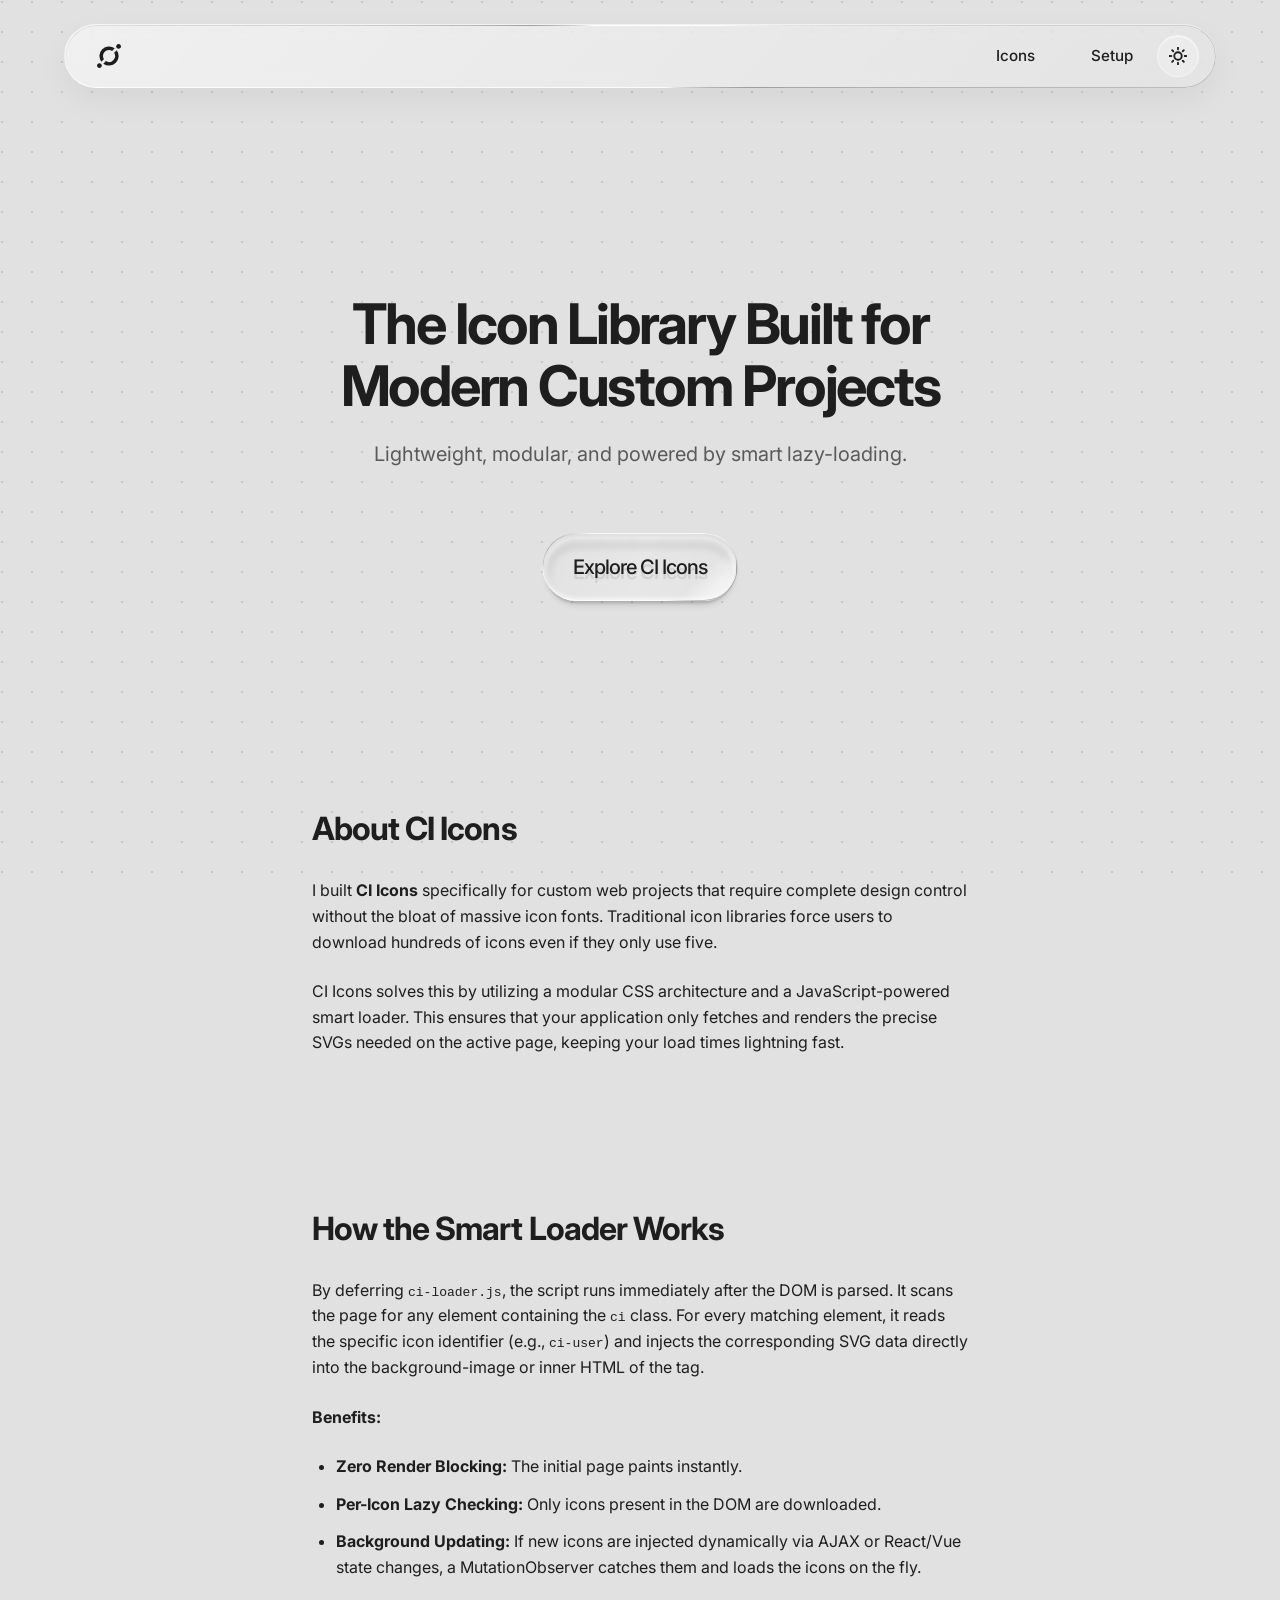
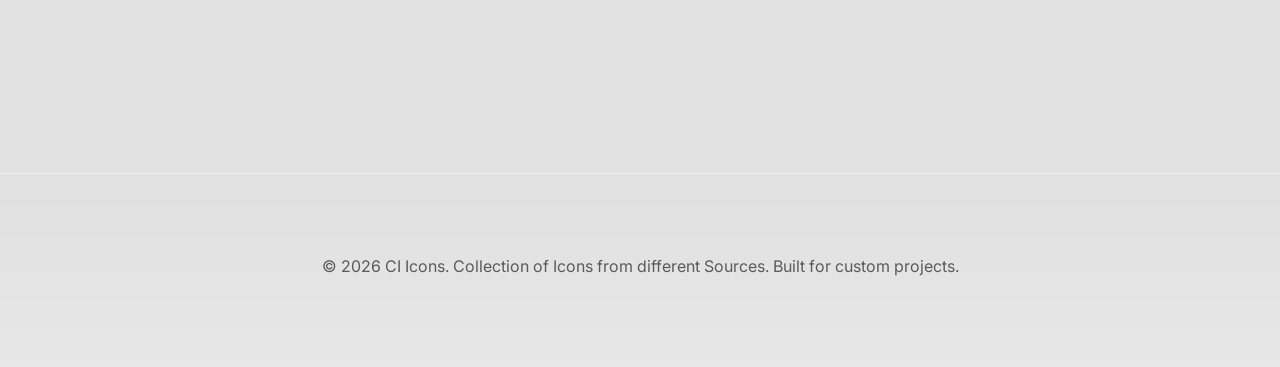
<file: index.html>
<!DOCTYPE html>
<html lang="en">
<head>
  <meta charset="UTF-8">
  <meta name="viewport" content="width=device-width, initial-scale=1.0">
  <title>CI Icons - Icon Library</title>
  <link rel="icon" type="image/svg+xml" href="favicon.svg">
  <link rel="preconnect" href="https://fonts.googleapis.com">
  <link rel="preconnect" href="https://fonts.gstatic.com" crossorigin>
  <link href="https://fonts.googleapis.com/css2?family=Inter:wght@400;500;600;700&display=swap" rel="stylesheet">
  <link rel="stylesheet" href="style.css">
</head>
<body>

  <!-- Dotted Background -->
  <svg class="bg-pattern" width="100%" height="100%" xmlns="http://www.w3.org/2000/svg">
    <defs>
      <pattern id="dottedGrid" width="30" height="30" patternUnits="userSpaceOnUse">
        <circle cx="2" cy="2" r="1" fill="rgba(0,0,0,0.15)"></circle>
      </pattern>
    </defs>
    <rect width="100%" height="100%" fill="url(#dottedGrid)"></rect>
  </svg>

  <!-- Glassy Top Navigation -->
  <nav class="floating-glass-nav">
    <div class="nav-left">
      <a href="index.html" class="nav-brand"
        style="display: flex; align-items: center; justify-content: center; width: 40px; height: 40px;">
        <div style="display: flex; align-items: center; justify-content: center; width: 100%; height: 100%;">
          <svg width="24px" height="24px" viewBox="0 0 24 24" role="img" xmlns="http://www.w3.org/2000/svg">
            <path fill="currentColor"
              d="M1.927 23.935a2.4 2.4 0 0 1-1.882-1.883 2.4 2.4 0 0 1 2.82-2.82 2.4 2.4 0 0 1 1.882 1.882 2.4 2.4 0 0 1-2.82 2.82zM21.135 4.768a2.4 2.4 0 0 1-1.882-1.882 2.4 2.4 0 0 1 2.82-2.82 2.4 2.4 0 0 1 1.882 1.882 2.4 2.4 0 0 1-2.82 2.82zM12.021 6.01c1.147 0 2.219.324 3.13.883l2.585-2.585A9.583 9.583 0 0 0 4.328 17.716l2.586-2.586a5.99 5.99 0 0 1 5.107-9.12zm5.107 2.86a5.99 5.99 0 0 1-8.237 8.237l-2.586 2.585A9.583 9.583 0 0 0 19.713 6.284z" />
          </svg>
        </div>
      </a>
    </div>
    <div class="nav-right">
      <a href="icons.html">Icons</a>
      <a href="setup.html">Setup</a>
      <button id="theme-toggle" class="theme-toggle" aria-label="Toggle Mode">
        <svg id="theme-icon" width="18" height="18" viewBox="0 0 24 24" fill="none" stroke="currentColor"
          stroke-width="2.5" stroke-linecap="round" stroke-linejoin="round">
          <circle cx="12" cy="12" r="5"></circle>
          <line x1="12" y1="1" x2="12" y2="3"></line>
          <line x1="12" y1="21" x2="12" y2="23"></line>
          <line x1="4.22" y1="4.22" x2="5.64" y2="5.64"></line>
          <line x1="18.36" y1="18.36" x2="19.78" y2="19.78"></line>
          <line x1="1" y1="12" x2="3" y2="12"></line>
          <line x1="21" y1="12" x2="23" y2="12"></line>
          <line x1="4.22" y1="19.78" x2="5.64" y2="18.36"></line>
          <line x1="18.36" y1="5.64" x2="19.78" y2="4.22"></line>
        </svg>
      </button>
    </div>
  </nav>

  <!-- Main Page Content -->
  <main>
    
    <!-- Hero Section -->
    <section class="hero-section">
      <h1>The Icon Library Built for <br>Modern Custom Projects</h1>
      <p class="hero-subtitle">Lightweight, modular, and powered by smart lazy-loading.</p>
      
      <!-- Interactive Glass Button -->
      <div class="button-wrap">
        <button onclick="window.location.href='icons.html';">
          <span class="button-text">Explore CI Icons</span>
        </button>
        <div class="button-shadow"></div>
      </div>


    </section>

    <!-- About Section -->
    <section class="content-section" id="about">
      <h2>About CI Icons</h2>
      <p>I built <strong>CI Icons</strong> specifically for custom web projects that require complete design control without the bloat of massive icon fonts. Traditional icon libraries force users to download hundreds of icons even if they only use five.</p>
      <p>CI Icons solves this by utilizing a modular CSS architecture and a JavaScript-powered smart loader. This ensures that your application only fetches and renders the precise SVGs needed on the active page, keeping your load times lightning fast.</p>
    </section>

    <!-- Setup Instructions Section -->
    <!-- <section class="content-section" id="setup-guide">
      <h2>Installation & Setup</h2>
      <p>Getting started with CI Icons takes less than a minute. Follow these three simple steps:</p>

      <div class="step-card">
        <h3>1. Include Stylesheet</h3>
        <p>Add the core stylesheet link inside your HTML <code>&lt;head&gt;</code> tag to establish base icon dimensions and variables:</p>
        <div class="code-block">
          <code>&lt;link rel="stylesheet" href="https://ci-icons.vercel.app/ci.css"&gt;</code>
        </div>
      </div>

      <div class="step-card">
        <h3>2. Usage Example</h3>
        <p>Place an <code>&lt;i&gt;</code> tag anywhere in your markup. You can customize the color and size using standard inline styles or utility classes:</p>
        <div class="code-block">
          <code>&lt;i class="ci ci-user" style="color: #2563eb;"&gt;&lt;/i&gt;</code>
        </div>
      </div>

      <div class="step-card">
        <h3>3. Smart Loader Script</h3>
        <p>Add the smart loader script at the end of your <code>&lt;body&gt;</code>. This is the magic behind the library.</p>
        <div class="code-block">
          <code>&lt;script src="https://ci-icons.vercel.app/ci.js" defer&gt;&lt;/script&gt;</code>
        </div>
      </div>
    </section> -->

    <!-- Explanation Section -->
    <section class="content-section">
      <h2>How the Smart Loader Works</h2>
      <p>By deferring <code>ci-loader.js</code>, the script runs immediately after the DOM is parsed. It scans the page for any element containing the <code>ci</code> class. For every matching element, it reads the specific icon identifier (e.g., <code>ci-user</code>) and injects the corresponding SVG data directly into the background-image or inner HTML of the tag.</p>
      <p><strong>Benefits:</strong></p>
      <ul>
        <li><strong>Zero Render Blocking:</strong> The initial page paints instantly.</li>
        <li><strong>Per-Icon Lazy Checking:</strong> Only icons present in the DOM are downloaded.</li>
        <li><strong>Background Updating:</strong> If new icons are injected dynamically via AJAX or React/Vue state changes, a MutationObserver catches them and loads the icons on the fly.</li>
      </ul>
    </section>

  </main>

  <!-- Footer -->
  <footer class="glass-footer">
    <div class="footer-content">
      <p>&copy; 2026 CI Icons. Collection of Icons from different Sources. Built for custom projects.</p>
    </div>
  </footer>
  
  <!-- Theme Toggle Logic -->
  <script>
    const toggleBtn = document.getElementById('theme-toggle');
    const body = document.body;
    const themeIcon = document.getElementById('theme-icon');

    function updateThemeIcon(isDark) {
      if (isDark) {
        // Moon Icon
        themeIcon.innerHTML = `<path d="M21 12.79A9 9 0 1 1 11.21 3 7 7 0 0 0 21 12.79z"></path>`;
      } else {
        // Sun Icon
        themeIcon.innerHTML = `
            <circle cx="12" cy="12" r="5"></circle>
            <line x1="12" y1="1" x2="12" y2="3"></line>
            <line x1="12" y1="21" x2="12" y2="23"></line>
            <line x1="4.22" y1="4.22" x2="5.64" y2="5.64"></line>
            <line x1="18.36" y1="18.36" x2="19.78" y2="19.78"></line>
            <line x1="1" y1="12" x2="3" y2="12"></line>
            <line x1="21" y1="12" x2="23" y2="12"></line>
            <line x1="4.22" y1="19.78" x2="5.64" y2="18.36"></line>
            <line x1="18.36" y1="5.64" x2="19.78" y2="4.22"></line>
          `;
      }
    }

    // Restore saved theme preference on startup
    const savedTheme = localStorage.getItem('theme');
    if (savedTheme === 'dark') {
      body.classList.add('dark-mode');
      updateThemeIcon(true);
    } else {
      updateThemeIcon(false);
    }

    // Toggle, update, and save theme preference
    toggleBtn.addEventListener('click', () => {
      const isDark = body.classList.toggle('dark-mode');
      updateThemeIcon(isDark);
      localStorage.setItem('theme', isDark ? 'dark' : 'light');
    });
  </script>

</body>
</html>
</file>
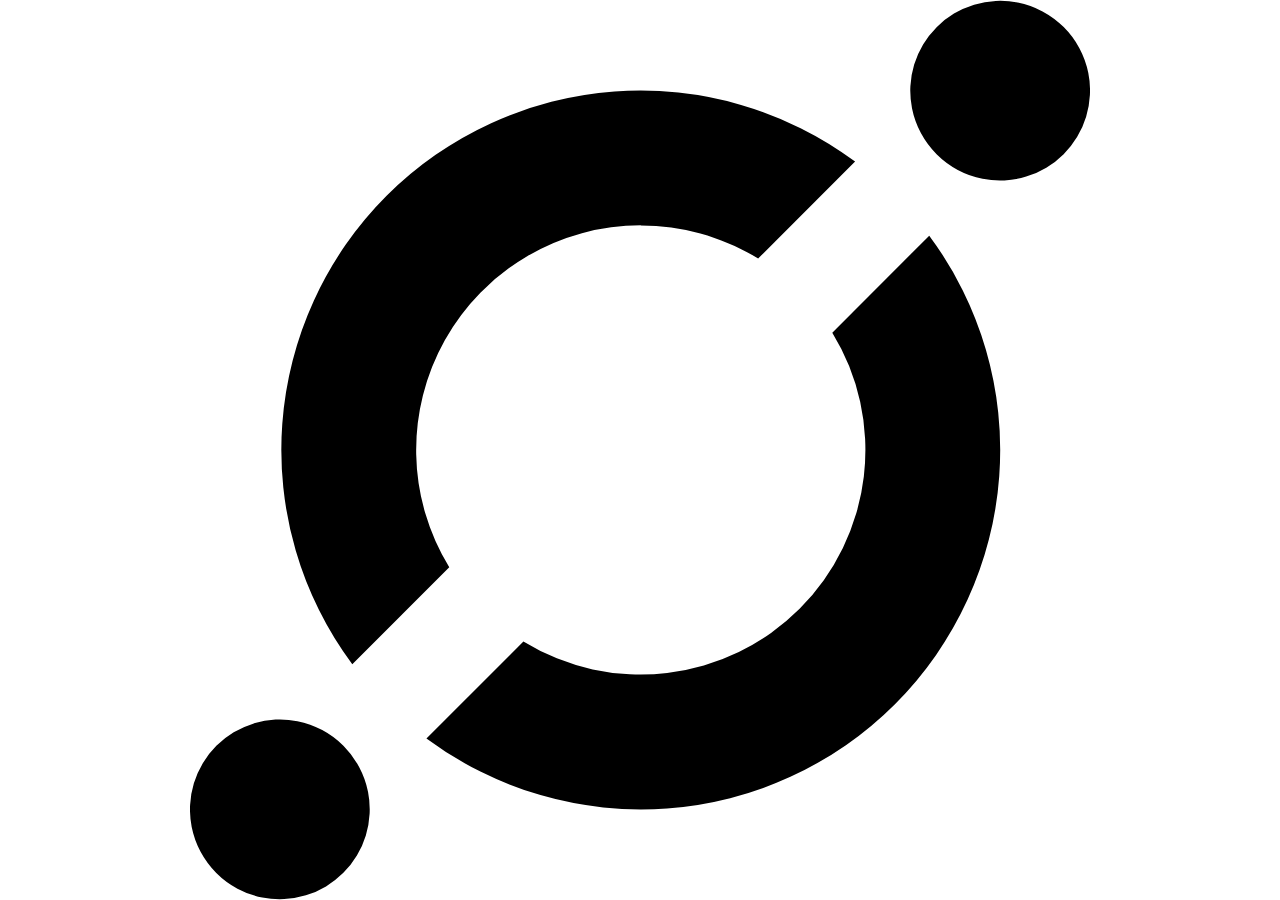
<file: ci.html>
<!DOCTYPE html>
<html lang="en">

<head>
    <meta charset="UTF-8">
    <link rel="icon" type="image/svg+xml" href="favicon.svg">
    <style>
        /* Ensure the body centers the icon cleanly */
        body {
            margin: 0;
            padding: 0;
            display: flex;
            justify-content: center;
            align-items: center;
            min-height: 100vh;
            background: transparent;
            overflow: hidden;
        }

        /* Allow SVG to use its native width/height while scaling down if too large */
        svg {
            width: auto !important;
            height: auto !important;
            max-width: 100vw !important;
            max-height: 100vh !important;
            object-fit: contain !important;
            display: block;
        }
    </style>
</head>

<body>
    <script>
        const defaultFallbackSvg = '<svg xmlns="http://www.w3.org/2000/svg" width="24" height="24" viewBox="0 0 24 24" role="img"><path d="M1.927 23.935a2.4 2.4 0 0 1-1.882-1.883 2.4 2.4 0 0 1 2.82-2.82 2.4 2.4 0 0 1 1.882 1.882 2.4 2.4 0 0 1-2.82 2.82zM21.135 4.768a2.4 2.4 0 0 1-1.882-1.882 2.4 2.4 0 0 1 2.82-2.82 2.4 2.4 0 0 1 1.882 1.882 2.4 2.4 0 0 1-2.82 2.82zM12.021 6.01c1.147 0 2.219.324 3.13.883l2.585-2.585A9.583 9.583 0 0 0 4.328 17.716l2.586-2.586a5.99 5.99 0 0 1 5.107-9.12zm5.107 2.86a5.99 5.99 0 0 1-8.237 8.237l-2.586 2.585A9.583 9.583 0 0 0 19.713 6.284z" fill="#000000"/></svg>';

        function normalizeColor(color) {
            if (!color) return '';
            color = color.trim();
            const isHex = /^[0-9A-Fa-f]{3,8}$/.test(color);
            if (isHex) {
                return '#' + color;
            }
            return color;
        }

        function formatSvgString(svgString, rawColorCode, rawSize, uniqueId = 'embed') {
            const customColor = normalizeColor(rawColorCode);
            const size = parseFloat(rawSize);

            try {
                const parser = new DOMParser();
                const doc = parser.parseFromString(svgString, 'image/svg+xml');
                const svgEl = doc.querySelector('svg');
                if (!svgEl) return svgString;

                // Force scalable ViewBox if missing
                if (!svgEl.hasAttribute('viewBox')) {
                    const w = svgEl.getAttribute('width');
                    const h = svgEl.getAttribute('height');
                    const pw = parseFloat(w) || 24;
                    const ph = parseFloat(h) || 24;
                    svgEl.setAttribute('viewBox', `0 0 ${pw} ${ph}`);
                }

                // Apply explicit size to attributes and inline styles
                if (!isNaN(size) && size > 0) {
                    svgEl.setAttribute('width', size);
                    svgEl.setAttribute('height', size);
                    svgEl.style.width = `${size}px`;
                    svgEl.style.height = `${size}px`;
                } else {
                    svgEl.removeAttribute('width');
                    svgEl.removeAttribute('height');
                    svgEl.style.width = '';
                    svgEl.style.height = '';
                }

                // Safe ID collision rewritter
                const idMap = {};
                svgEl.querySelectorAll('[id]').forEach(el => {
                    const oldId = el.getAttribute('id');
                    if (oldId && !oldId.startsWith('ci-')) {
                        const newId = `ci-${uniqueId}-${oldId}`.replace(/[^a-zA-Z0-9-_]/g, '');
                        el.setAttribute('id', newId);
                        idMap[oldId] = newId;
                    }
                });

                // Remap url(#id) references
                if (Object.keys(idMap).length > 0) {
                    svgEl.querySelectorAll('*').forEach(el => {
                        Array.from(el.attributes).forEach(attr => {
                            let val = attr.value;
                            if (val.includes('url(#')) {
                                Object.keys(idMap).forEach(oldId => {
                                    val = val.split(`url(#${oldId})`).join(`url(#${idMap[oldId]})`);
                                });
                                if (val !== attr.value) el.setAttribute(attr.name, val);
                            }
                            if ((attr.name === 'href' || attr.name === 'xlink:href') && val.startsWith('#')) {
                                const oldId = val.substring(1);
                                if (idMap[oldId]) el.setAttribute(attr.name, `#${idMap[oldId]}`);
                            }
                        });
                    });
                }

                // Deep Apply Color if provided
                if (customColor) {
                    svgEl.style.color = customColor;

                    // ROOT ELEMENT: Apply to Fill
                    const rootFill = svgEl.getAttribute('fill');
                    if (rootFill && rootFill !== 'none' && !rootFill.includes('url(')) {
                        svgEl.setAttribute('fill', customColor);
                    }

                    // ROOT ELEMENT: Apply to Stroke
                    const rootStroke = svgEl.getAttribute('stroke');
                    if (rootStroke && rootStroke !== 'none' && !rootStroke.includes('url(')) {
                        svgEl.setAttribute('stroke', customColor);
                    }

                    // CHILDREN: Apply to Fill & Stroke
                    const applyColorToEl = (el) => {
                        const fillAttr = el.getAttribute('fill');
                        if (fillAttr && fillAttr !== 'none' && !fillAttr.includes('url(')) {
                            el.setAttribute('fill', customColor);
                        }
                        if (el.style && el.style.fill && el.style.fill !== 'none' && !el.style.fill.includes('url(')) {
                            el.style.fill = customColor;
                        }

                        const strokeAttr = el.getAttribute('stroke');
                        if (strokeAttr && strokeAttr !== 'none' && !strokeAttr.includes('url(')) {
                            el.setAttribute('stroke', customColor);
                        }
                        if (el.style && el.style.stroke && el.style.stroke !== 'none' && !el.style.stroke.includes('url(')) {
                            el.style.stroke = customColor;
                        }
                    };

                    svgEl.querySelectorAll('path, circle, rect, polygon, polyline, ellipse, line, g').forEach(applyColorToEl);
                }

                return new XMLSerializer().serializeToString(svgEl);
            } catch (e) {
                console.error("SVG Formatting Error: ", e);
                return svgString;
            }
        }

        async function renderIcon() {
            const hash = window.location.hash ? window.location.hash.substring(1) : '';
            const hashParts = hash.split('#');
            const fullIconId = hashParts[0] ? decodeURIComponent(hashParts[0]) : '';
            const colorCode = hashParts[1] ? decodeURIComponent(hashParts[1]) : '';
            const sizeCode = hashParts[2] ? decodeURIComponent(hashParts[2]) : '';

            let finalSvg = defaultFallbackSvg;

            if (fullIconId) {
                try {
                    const indexRes = await fetch('save/svgs.json');

                    if (indexRes.ok) {
                        const masterIndex = await indexRes.json();
                        const indices = masterIndex.indices || [];

                        let targetFile = null;
                        let targetIconName = null;

                        for (const item of indices) {
                            const fileTag = item.file.replace('.json', '');
                            const encryptionKey = item.key || fileTag.replace(/[^a-zA-Z0-9]/g, '');

                            if (fullIconId.startsWith(encryptionKey + '-')) {
                                targetFile = item.file;
                                targetIconName = fullIconId.substring(encryptionKey.length + 1);
                                break;
                            }
                        }

                        if (targetFile && targetIconName) {
                            const libRes = await fetch(`save/${targetFile}`);
                            if (libRes.ok) {
                                const libData = await libRes.json();
                                const icons = libData.icons || {};
                                const iconObj = icons[targetIconName];

                                if (iconObj) {
                                    finalSvg = (typeof iconObj === 'object' && iconObj.svg)
                                        ? iconObj.svg
                                        : iconObj;
                                }
                            }
                        }
                    }
                } catch (e) {
                    console.error("Failed to fetch icon data", e);
                }
            }

            finalSvg = formatSvgString(finalSvg, colorCode, sizeCode, fullIconId || 'fallback');
            document.body.innerHTML = finalSvg;
        }

        renderIcon();
    </script>
</body>

</html>
</file>
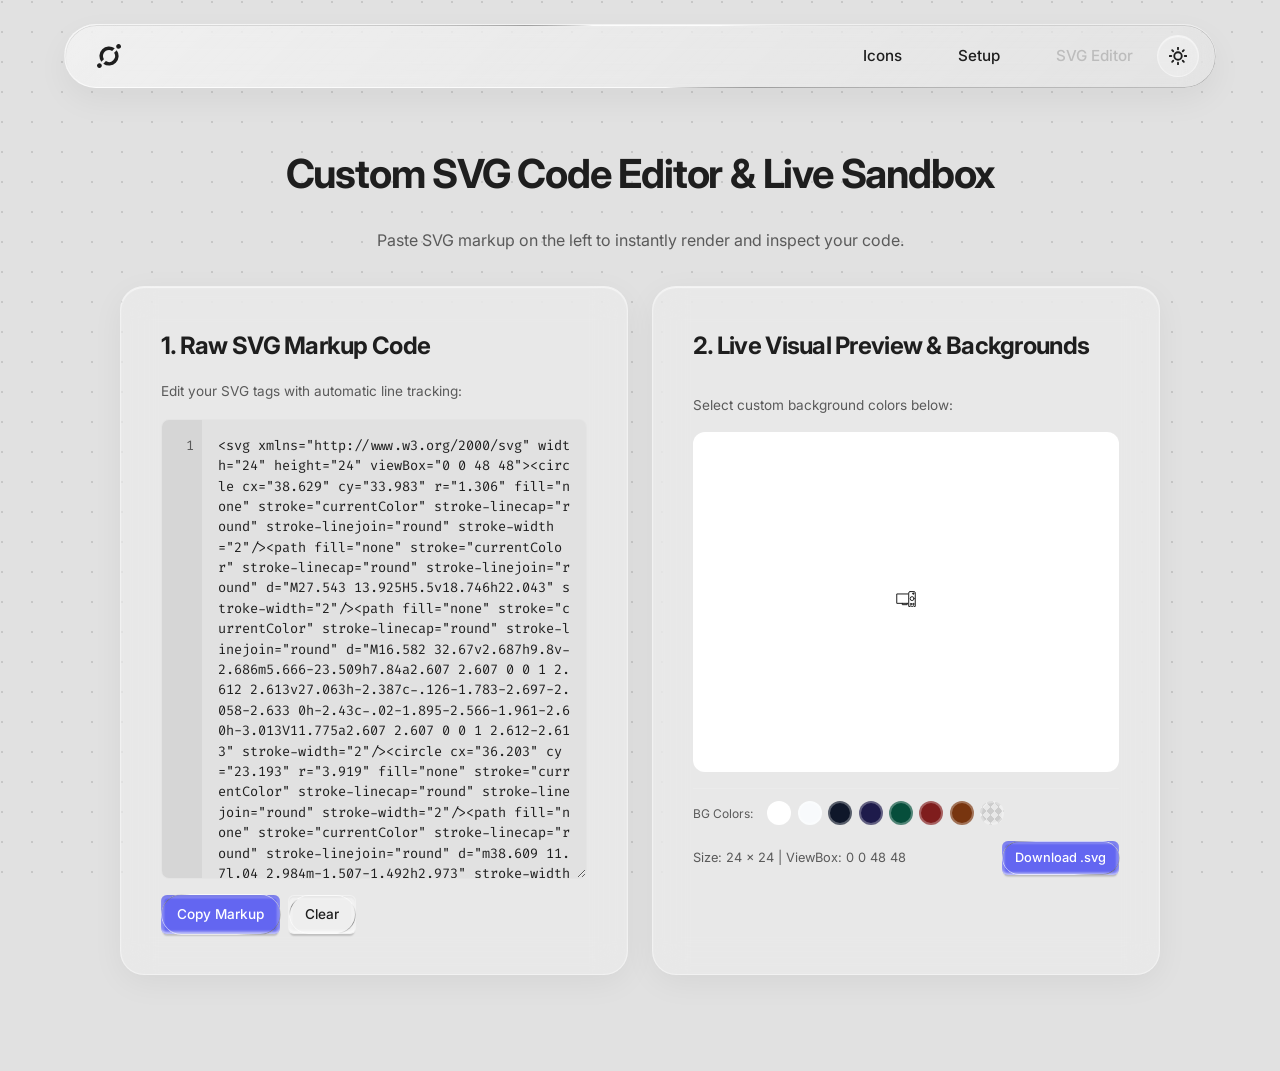
<file: editor.html>
<!DOCTYPE html>
<html lang="en">

<head>
    <meta charset="UTF-8">
    <meta name="viewport" content="width=device-width, initial-scale=1.0">
    <title>CI Icons - SVG Editor</title>
    <link rel="icon" type="image/svg+xml" href="favicon.svg">
    <link
        href="https://fonts.googleapis.com/css2?family=Inter:wght@400;500;600;700&family=Fira+Code:wght@400;500&display=swap"
        rel="stylesheet">
    <link rel="stylesheet" href="ci.css">
    <script src="ci.js" defer></script>
    <link rel="stylesheet" href="style.css">
    <style>
        .editor-layout {
            display: grid;
            grid-template-columns: 1fr 1fr;
            gap: 1.5rem;
            /* max-width: 1400px; */
            margin: 2rem auto;
            padding: 0 1rem;
        }

        @media (max-width: 968px) {
            .editor-layout {
                grid-template-columns: 1fr;
            }
        }

        /* Code Editor with Line Numbers Wrapper */
        .editor-wrapper {
            display: flex;
            background: var(--bg-code, rgba(0, 0, 0, 0.03));
            border: 1px solid var(--border-color, rgba(255, 255, 255, 0.1));
            border-radius: 8px;
            overflow: hidden;
            font-family: 'Fira Code', monospace;
            font-size: 0.85rem;
            height: 460px;
            width: 100%;
        }

        .line-numbers {
            padding: 1rem 0.5rem;
            background: rgba(0, 0, 0, 0.05);
            color: var(--text-muted);
            text-align: right;
            user-select: none;
            line-height: 1.5;
            min-width: 40px;
            overflow: hidden;
            /* Synced with textarea scroll */
        }

        .svg-textarea {
            flex: 1;
            height: 100%;
            background: transparent;
            border: none;
            padding: 1rem;
            font-family: 'Fira Code', monospace;
            font-size: 0.85rem;
            color: var(--text-main);
            resize: vertical;
            outline: none;
            line-height: 1.5;
            white-space: pre-wrap;
            /* Enables word wrapping without horizontal scroll */
            word-break: break-all;
            overflow-x: hidden;
            /* Removes horizontal scrollbar */
        }

        .svg-textarea:focus {
            outline: none;
        }

        /* Preview Canvas Box */
        .preview-box {
            display: flex;
            flex-direction: column;
            align-items: center;
            justify-content: center;
            min-height: 340px;
            background: var(--preview-bg, #ffffff);
            border: 1px dashed var(--border-color, rgba(255, 255, 255, 0.2));
            border-radius: 12px;
            position: relative;
            overflow: hidden;
            padding: 2rem;
            transition: background-color 0.2s ease;
        }

        .preview-box.checkerboard {
            background-image: linear-gradient(45deg, rgba(128, 128, 128, 0.15) 25%, transparent 25%),
                linear-gradient(-45deg, rgba(128, 128, 128, 0.15) 25%, transparent 25%),
                linear-gradient(45deg, transparent 75%, rgba(128, 128, 128, 0.15) 75%),
                linear-gradient(-45deg, transparent 75%, rgba(128, 128, 128, 0.15) 75%);
            background-size: 20px 20px;
            background-position: 0 0, 0 10px, 10px -10px, -10px 0px;
        }

        #svg-render-target {
            max-width: 100%;
            max-height: 250px;
        }

        /* Color Palette Bar */
        .palette-bar {
            display: flex;
            gap: 0.4rem;
            align-items: center;
            flex-wrap: wrap;
            margin-top: 1rem;
            padding-top: 0.75rem;
            border-top: 1px solid var(--border-color, rgba(255, 255, 255, 0.1));
        }

        .color-chip {
            width: 24px;
            height: 24px;
            border-radius: 50%;
            border: 2px solid rgba(255, 255, 255, 0.3);
            cursor: pointer;
            transition: transform 0.15s ease;
        }

        .color-chip:hover {
            transform: scale(1.15);
        }

        .toolbar {
            display: flex;
            flex-wrap: wrap;
            gap: 0.5rem;
            margin-top: 1rem;
        }

        .action-btn {
            padding: 0.5rem 1rem;
            border-radius: 6px;
            border: none;
            background: var(--primary, #6366f1);
            color: white;
            font-weight: 500;
            font-size: 0.85rem;
            cursor: pointer;
            display: inline-flex;
            align-items: center;
            gap: 0.4rem;
            transition: opacity 0.2s;
        }

        .action-btn:hover {
            opacity: 0.9;
        }

        .action-btn.secondary {
            background: transparent;
            border: 1px solid var(--border-color, rgba(255, 255, 255, 0.2));
            color: var(--text-main);
        }

        .error-badge {
            background: rgba(239, 68, 68, 0.1);
            color: #ef4444;
            border: 1px solid rgba(239, 68, 68, 0.2);
            padding: 0.5rem 1rem;
            border-radius: 6px;
            font-size: 0.85rem;
            margin-top: 0.75rem;
            display: none;
        }
    </style>
</head>

<body>

    <!-- Dotted Background -->
    <svg class="bg-pattern" width="100%" height="100%" xmlns="http://www.w3.org/2000/svg">
        <defs>
            <pattern id="grid" width="30" height="30" patternUnits="userSpaceOnUse">
                <circle cx="2" cy="2" r="1" fill="var(--pattern-color)"></circle>
            </pattern>
        </defs>
        <rect width="100%" height="100%" fill="url(#grid)"></rect>
    </svg>

    <!-- Floating Glass Nav -->
    <nav class="floating-glass-nav">
        <div class="nav-left">
            <a href="index.html" class="nav-brand"
                style="display: flex; align-items: center; justify-content: center; width: 40px; height: 40px;">
                <div style="display: flex; align-items: center; justify-content: center; width: 100%; height: 100%;">
                    <svg width="24px" height="24px" viewBox="0 0 24 24" role="img" xmlns="http://www.w3.org/2000/svg">
                        <path fill="currentColor"
                            d="M1.927 23.935a2.4 2.4 0 0 1-1.882-1.883 2.4 2.4 0 0 1 2.82-2.82 2.4 2.4 0 0 1 1.882 1.882 2.4 2.4 0 0 1-2.82 2.82zM21.135 4.768a2.4 2.4 0 0 1-1.882-1.882 2.4 2.4 0 0 1 2.82-2.82 2.4 2.4 0 0 1 1.882 1.882 2.4 2.4 0 0 1-2.82 2.82zM12.021 6.01c1.147 0 2.219.324 3.13.883l2.585-2.585A9.583 9.583 0 0 0 4.328 17.716l2.586-2.586a5.99 5.99 0 0 1 5.107-9.12zm5.107 2.86a5.99 5.99 0 0 1-8.237 8.237l-2.586 2.585A9.583 9.583 0 0 0 19.713 6.284z" />
                    </svg>
                </div>
            </a>
        </div>
        <div class="nav-right">
            <a href="icons.html">Icons</a>
            <a href="setup.html">Setup</a>
            <a href="custom-svg-editor.html" class="active">SVG Editor</a>
            <button id="theme-toggle" class="theme-toggle" aria-label="Toggle Mode">
                <svg id="theme-icon" width="18" height="18" viewBox="0 0 24 24" fill="none" stroke="currentColor"
                    stroke-width="2.5" stroke-linecap="round" stroke-linejoin="round">
                    <circle cx="12" cy="12" r="5"></circle>
                    <line x1="12" y1="1" x2="12" y2="3"></line>
                    <line x1="12" y1="21" x2="12" y2="23"></line>
                    <line x1="4.22" y1="4.22" x2="5.64" y2="5.64"></line>
                    <line x1="18.36" y1="18.36" x2="19.78" y2="19.78"></line>
                    <line x1="1" y1="12" x2="3" y2="12"></line>
                    <line x1="21" y1="12" x2="23" y2="12"></line>
                    <line x1="4.22" y1="19.78" x2="5.64" y2="18.36"></line>
                    <line x1="18.36" y1="5.64" x2="19.78" y2="4.22"></line>
                </svg>
            </button>
        </div>
    </nav>

    <main>
        <div style="max-width: 1400px; margin: 2rem auto 0; padding: 0 1rem; text-align: center;">
            <h1 class="page-title">Custom SVG Code Editor &amp; Live Sandbox</h1>
            <p style="color: var(--text-muted); margin-bottom: 1rem;">Paste SVG markup on the left to instantly render
                and inspect your code.</p>
        </div>

        <div class="editor-layout">
            <!-- Left Panel: SVG Code Input with Line Numbers -->
            <div class="glass-card" style="margin: 0;">
                <h2>1. Raw SVG Markup Code</h2>
                <p style="color: var(--text-muted); font-size: 0.85rem; margin-bottom: 1rem;">Edit your SVG tags with
                    automatic line tracking:</p>

                <div class="editor-wrapper">
                    <div id="line-numbers" class="line-numbers">1</div>
                    <textarea id="svg-input" class="svg-textarea"
                        spellcheck="false">&lt;svg xmlns="http://www.w3.org/2000/svg" width="24" height="24" viewBox="0 0 48 48"&gt;&lt;circle cx="38.629" cy="33.983" r="1.306" fill="none" stroke="currentColor" stroke-linecap="round" stroke-linejoin="round" stroke-width="2"/&gt;&lt;path fill="none" stroke="currentColor" stroke-linecap="round" stroke-linejoin="round" d="M27.543 13.925H5.5v18.746h22.043" stroke-width="2"/&gt;&lt;path fill="none" stroke="currentColor" stroke-linecap="round" stroke-linejoin="round" d="M16.582 32.67v2.687h9.8v-2.686m5.666-23.509h7.84a2.607 2.607 0 0 1 2.612 2.613v27.063h-2.387c-.126-1.783-2.697-2.058-2.633 0h-2.43c-.02-1.895-2.566-1.961-2.6 0h-3.013V11.775a2.607 2.607 0 0 1 2.612-2.613" stroke-width="2"/&gt;&lt;circle cx="36.203" cy="23.193" r="3.919" fill="none" stroke="currentColor" stroke-linecap="round" stroke-linejoin="round" stroke-width="2"/&gt;&lt;path fill="none" stroke="currentColor" stroke-linecap="round" stroke-linejoin="round" d="m38.609 11.7l.04 2.984m-1.507-1.492h2.973" stroke-width="2"/&gt;&lt;circle cx="33.862" cy="33.983" r="1.306" fill="none" stroke="currentColor" stroke-linecap="round" stroke-linejoin="round" stroke-width="2"/&gt;&lt;/svg&gt;</textarea>
                </div>

                <div id="error-message" class="error-badge"></div>

                <div class="toolbar">
                    <button class="action-btn" id="copy-code-btn">Copy Markup</button>
                    <button class="action-btn secondary" id="clear-btn">Clear</button>
                </div>
            </div>

            <!-- Right Panel: Live Preview Canvas & Background Palette -->
            <div class="glass-card" style="margin: 0; display: flex; flex-direction: column;">
                <h2>2. Live Visual Preview &amp; Backgrounds</h2>
                <p style="color: var(--text-muted); font-size: 0.85rem; margin-bottom: 1rem;">Select custom background
                    colors below:</p>

                <div class="preview-box" id="preview-box">
                    <div id="svg-render-container"></div>
                </div>

                <!-- Background Color Palette with Hex Codes -->
                <div class="palette-bar">
                    <span style="font-size: 0.75rem; color: var(--text-muted); margin-right: 0.5rem;">BG Colors:</span>
                    <div class="color-chip" style="background: #ffffff;" data-color="#ffffff" title="#ffffff (White)">
                    </div>
                    <div class="color-chip" style="background: #f8fafc;" data-color="#f8fafc"
                        title="#f8fafc (Slate Light)"></div>
                    <div class="color-chip" style="background: #0f172a;" data-color="#0f172a"
                        title="#0f172a (Slate Dark)"></div>
                    <div class="color-chip" style="background: #1e1b4b;" data-color="#1e1b4b"
                        title="#1e1b4b (Deep Indigo)"></div>
                    <div class="color-chip" style="background: #064e3b;" data-color="#064e3b"
                        title="#064e3b (Deep Emerald)"></div>
                    <div class="color-chip" style="background: #7f1d1d;" data-color="#7f1d1d"
                        title="#7f1d1d (Deep Red)"></div>
                    <div class="color-chip" style="background: #78350f;" data-color="#78350f"
                        title="#78350f (Deep Amber)"></div>
                    <div class="color-chip"
                        style="background: transparent; background-image: linear-gradient(45deg, #ccc 25%, transparent 25%), linear-gradient(-45deg, #ccc 25%, transparent 25%), linear-gradient(45deg, transparent 75%, #ccc 75%), linear-gradient(-45deg, transparent 75%, #ccc 75%); background-size: 8px 8px;"
                        data-mode="checkerboard" title="Checkerboard Grid"></div>
                </div>

                <div class="toolbar" style="justify-content: space-between; align-items: center; margin-top: 1rem;">
                    <div style="font-size: 0.8rem; color: var(--text-muted);" id="svg-telemetry">Dimensions: Parsing...
                    </div>
                    <button class="action-btn" id="download-btn"
                        style="font-size: 0.8rem; padding: 0.4rem 0.8rem;">Download .svg</button>
                </div>
            </div>
        </div>
    </main>

    <script>
        // Theme Switcher Script matching your exact template
        const toggleBtn = document.getElementById('theme-toggle');
        const body = document.body;
        const themeIcon = document.getElementById('theme-icon');

        function updateThemeIcon(isDark) {
            if (isDark) {
                themeIcon.innerHTML = `<path d="M21 12.79A9 9 0 1 1 11.21 3 7 7 0 0 0 21 12.79z"></path>`;
            } else {
                themeIcon.innerHTML = `
          <circle cx="12" cy="12" r="5"></circle>
          <line x1="12" y1="1" x2="12" y2="3"></line>
          <line x1="12" y1="21" x2="12" y2="23"></line>
          <line x1="4.22" y1="4.22" x2="5.64" y2="5.64"></line>
          <line x1="18.36" y1="18.36" x2="19.78" y2="19.78"></line>
          <line x1="1" y1="12" x2="3" y2="12"></line>
          <line x1="21" y1="12" x2="23" y2="12"></line>
          <line x1="4.22" y1="19.78" x2="5.64" y2="18.36"></line>
          <line x1="18.36" y1="5.64" x2="19.78" y2="4.22"></line>
        `;
            }
        }

        const savedTheme = localStorage.getItem('theme');
        if (savedTheme === 'dark') {
            body.classList.add('dark-mode');
            updateThemeIcon(true);
        } else {
            updateThemeIcon(false);
        }

        toggleBtn.addEventListener('click', () => {
            const isDark = body.classList.toggle('dark-mode');
            updateThemeIcon(isDark);
            localStorage.setItem('theme', isDark ? 'dark' : 'light');
        });

        // SVG Editor & Line Number Logic
        const svgInput = document.getElementById('svg-input');
        const lineNumbers = document.getElementById('line-numbers');
        const renderContainer = document.getElementById('svg-render-container');
        const errorMessage = document.getElementById('error-message');
        const telemetry = document.getElementById('svg-telemetry');
        const copyCodeBtn = document.getElementById('copy-code-btn');
        const downloadBtn = document.getElementById('download-btn');
        const clearBtn = document.getElementById('clear-btn');
        const previewBox = document.getElementById('preview-box');
        const colorChips = document.querySelectorAll('.color-chip');

        function updateLineNumbers() {
            // Counts only real line breaks (\n), ensuring wrapped text doesn't affect counts
            const lines = svgInput.value.split('\n').length;
            let numbersStr = '';
            for (let i = 1; i <= lines; i++) {
                numbersStr += i + '\n';
            }
            lineNumbers.textContent = numbersStr;
        }

        function renderSVG() {
            const code = svgInput.value.trim();
            errorMessage.style.display = 'none';
            errorMessage.textContent = '';
            updateLineNumbers();

            if (!code) {
                renderContainer.innerHTML = '';
                telemetry.textContent = 'Dimensions: Empty';
                return;
            }

            try {
                const parser = new DOMParser();
                const doc = parser.parseFromString(code, 'image/svg+xml');
                const parserError = doc.querySelector('parsererror');

                if (parserError) {
                    throw new Error(parserError.textContent.split('\n')[0] || 'Invalid SVG XML structure');
                }

                const svgElement = doc.querySelector('svg');
                if (!svgElement) {
                    throw new Error('No valid <svg> root element found.');
                }

                renderContainer.innerHTML = '';
                renderContainer.appendChild(document.importNode(svgElement, true));

                const renderedSvg = renderContainer.querySelector('svg');
                if (renderedSvg) {
                    renderedSvg.id = 'svg-render-target';
                    const viewBox = renderedSvg.getAttribute('viewBox');
                    const w = renderedSvg.getAttribute('width') || 'Auto';
                    const h = renderedSvg.getAttribute('height') || 'Auto';
                    telemetry.textContent = `Size: ${w} × ${h} | ViewBox: ${viewBox || 'None'}`;
                }
            } catch (err) {
                errorMessage.textContent = `Parse Error: ${err.message}`;
                errorMessage.style.display = 'block';
                telemetry.textContent = 'Dimensions: Error in code';
            }
        }

        svgInput.addEventListener('input', renderSVG);
        svgInput.addEventListener('scroll', () => {
            lineNumbers.scrollTop = svgInput.scrollTop;
        });

        // Background color palette selector
        colorChips.forEach(chip => {
            chip.addEventListener('click', () => {
                const color = chip.getAttribute('data-color');
                const mode = chip.getAttribute('data-mode');

                if (mode === 'checkerboard') {
                    previewBox.classList.add('checkerboard');
                    previewBox.style.backgroundColor = '';
                } else {
                    previewBox.classList.remove('checkerboard');
                    previewBox.style.backgroundColor = color;
                }
            });
        });

        copyCodeBtn.addEventListener('click', () => {
            svgInput.select();
            navigator.clipboard.writeText(svgInput.value);
            copyCodeBtn.textContent = 'Copied!';
            setTimeout(() => { copyCodeBtn.textContent = 'Copy Markup'; }, 2000);
        });

        downloadBtn.addEventListener('click', () => {
            const code = svgInput.value;
            const blob = new Blob([code], { type: 'image/svg+xml' });
            const url = URL.createObjectURL(blob);
            const a = document.createElement('a');
            a.href = url;
            a.download = 'custom-icon.svg';
            document.body.appendChild(a);
            a.click();
            document.body.removeChild(a);
            URL.revokeObjectURL(url);
        });

        clearBtn.addEventListener('click', () => {
            svgInput.value = '';
            renderSVG();
        });

        renderSVG();
    </script>
</body>

</html>
</file>
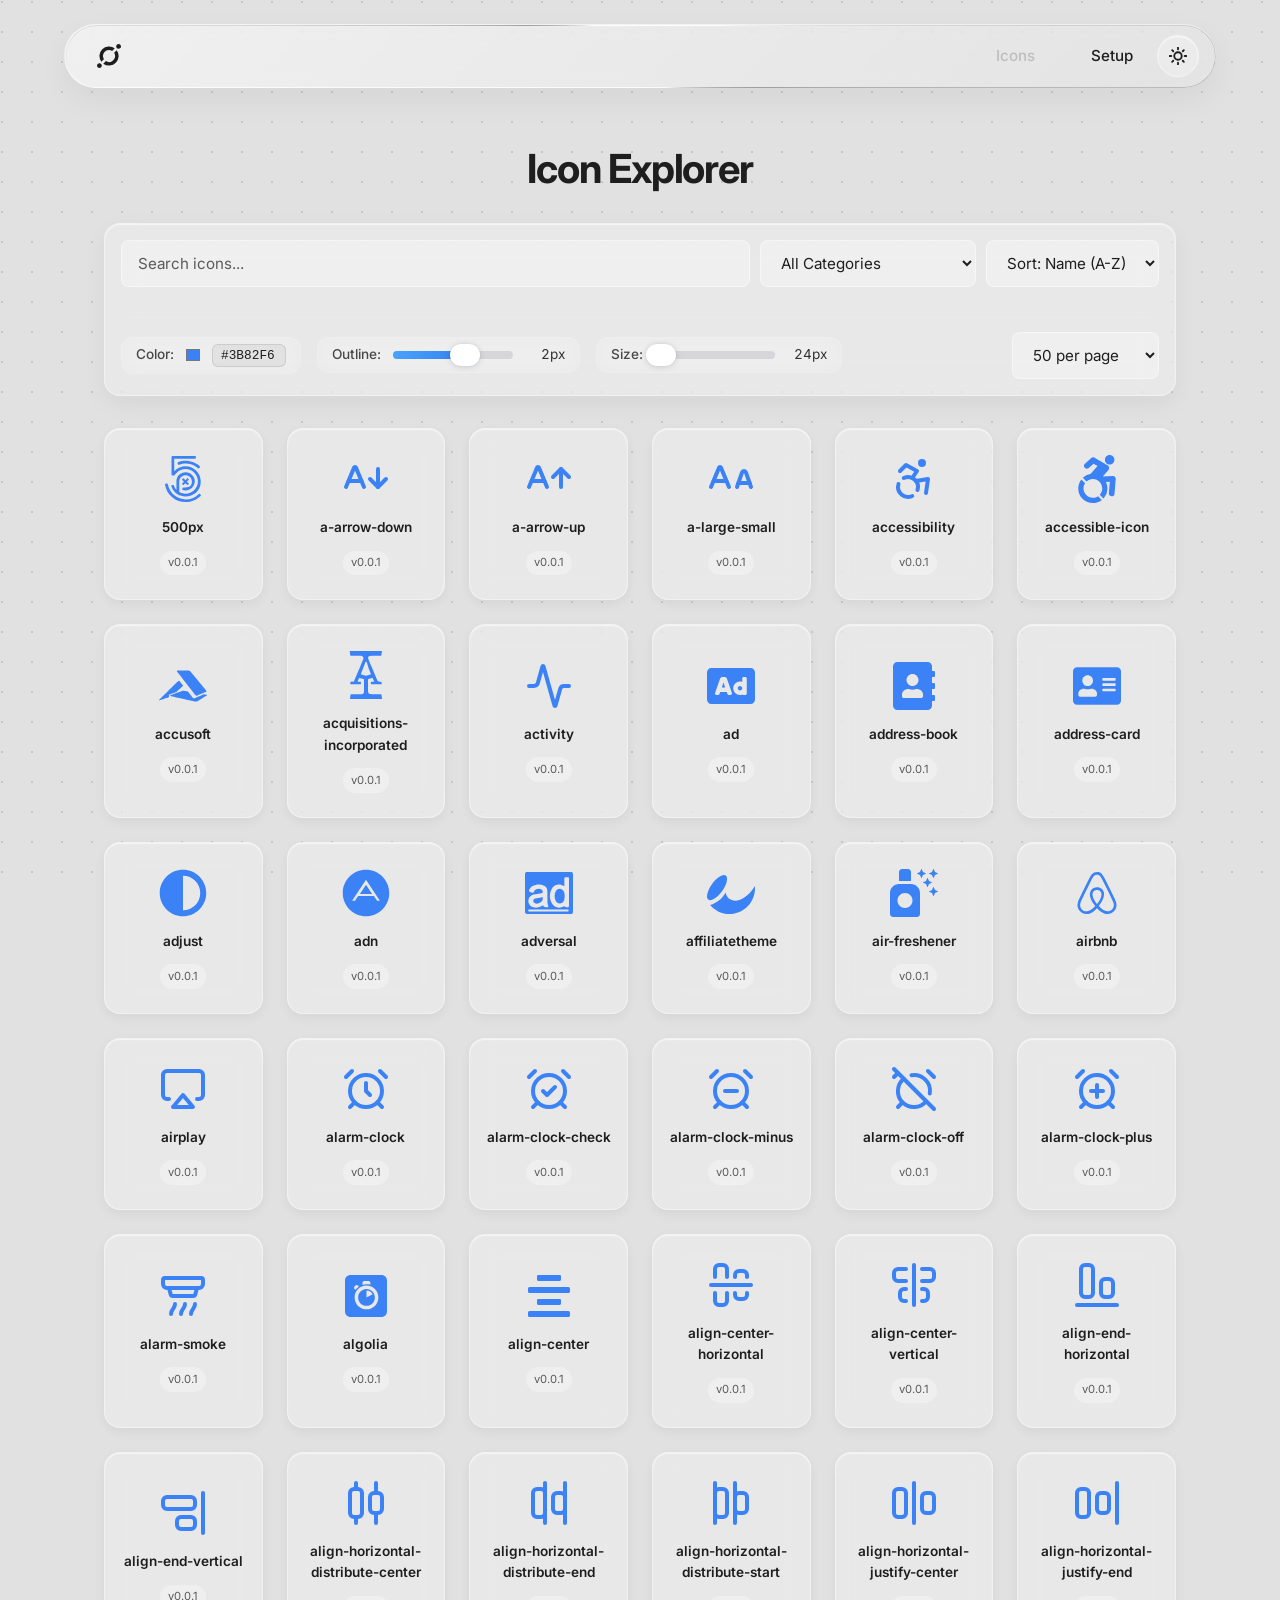
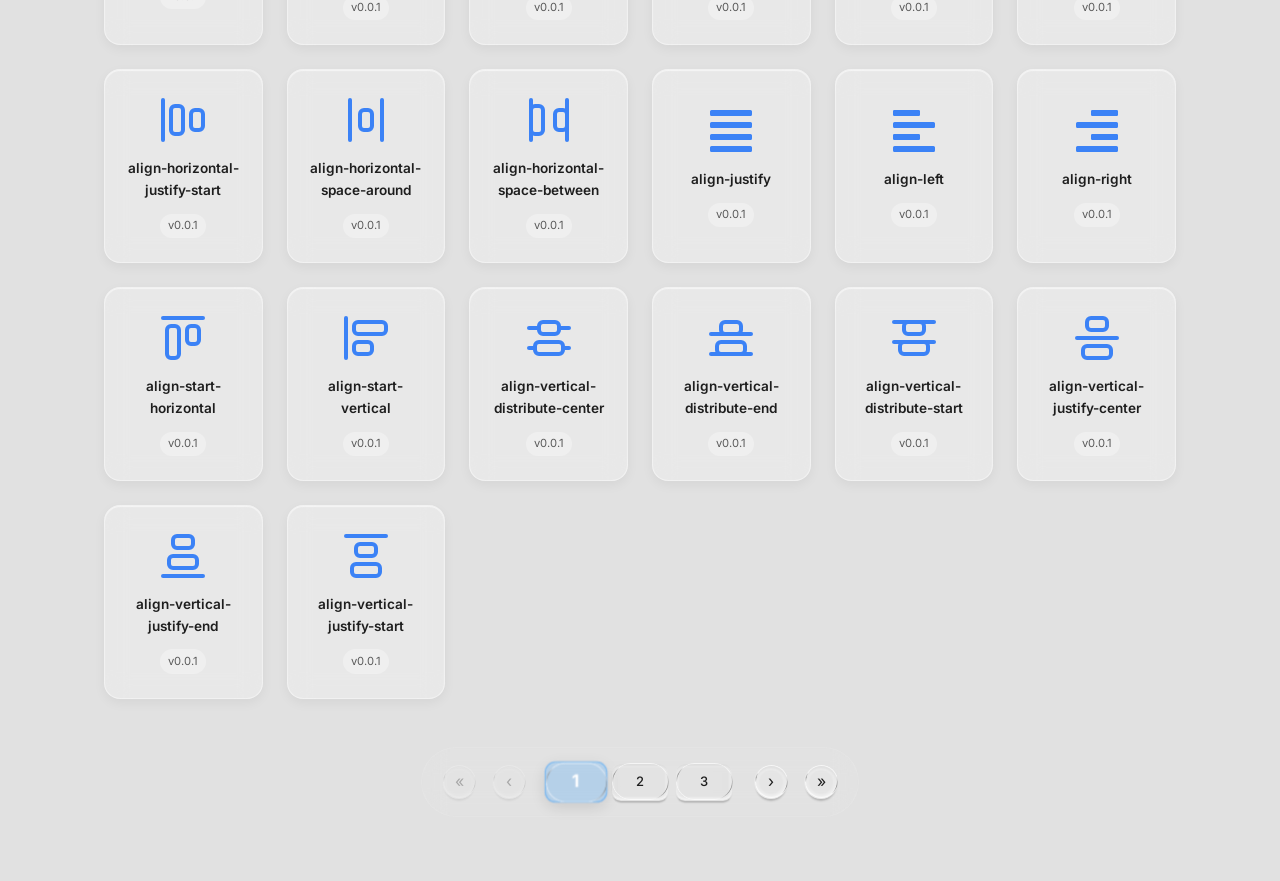
<file: icons1.html>
<!DOCTYPE html>
<html lang="en">

<head>
  <meta charset="UTF-8">
  <meta name="viewport" content="width=device-width, initial-scale=1.0">
  <title>CI Icons - Explorer</title>
  <link rel="icon" type="image/svg+xml" href="favicon.svg">
  <link href="https://fonts.googleapis.com/css2?family=Inter:wght@400;500;600;700&display=swap" rel="stylesheet">
  <link rel="stylesheet" href="style.css">
</head>

<body>

  <!-- Hidden Liquid Lens SVG Filter for Custom Sliders -->
  <svg width="0" height="0" style="position:absolute;">
    <filter id="mini-liquid-lens" x="-50%" y="-50%" width="200%" height="200%">
      <feImage x="0" y="0" result="normalMap" xlink:href="data:image/svg+xml;utf8,
      <svg xmlns='http://www.w3.org/2000/svg' width='300' height='300'>
        <radialGradient id='invmap' cx='50%' cy='50%' r='75%'>
          <stop offset='0%' stop-color='rgb(128,128,255)'/>
          <stop offset='90%' stop-color='rgb(255,255,255)'/>
        </radialGradient>
        <rect width='100%' height='100%' fill='url(#invmap)'/>
      </svg>" />
      <feDisplacementMap in="SourceGraphic" in2="normalMap" scale="-252" xChannelSelector="R" yChannelSelector="G"
        result="displaced" />
      <feMerge>
        <feMergeNode in="displaced" />
      </feMerge>
    </filter>
  </svg>

  <!-- Dotted Background -->
  <svg class="bg-pattern" width="100%" height="100%" xmlns="http://www.w3.org/2000/svg">
    <defs>
      <pattern id="grid" width="30" height="30" patternUnits="userSpaceOnUse">
        <circle cx="2" cy="2" r="1" fill="var(--pattern-color)"></circle>
      </pattern>
    </defs>
    <rect width="100%" height="100%" fill="url(#grid)"></rect>
  </svg>

  <!-- Floating Glass Nav -->
  <nav class="floating-glass-nav">
    <div class="nav-left">
      <a href="index.html" class="nav-brand"
        style="display: flex; align-items: center; justify-content: center; width: 40px; height: 40px;">
        <div style="display: flex; align-items: center; justify-content: center; width: 100%; height: 100%;">
          <svg width="24px" height="24px" viewBox="0 0 24 24" role="img" xmlns="http://www.w3.org/2000/svg">
            <path fill="currentColor"
              d="M1.927 23.935a2.4 2.4 0 0 1-1.882-1.883 2.4 2.4 0 0 1 2.82-2.82 2.4 2.4 0 0 1 1.882 1.882 2.4 2.4 0 0 1-2.82 2.82zM21.135 4.768a2.4 2.4 0 0 1-1.882-1.882 2.4 2.4 0 0 1 2.82-2.82 2.4 2.4 0 0 1 1.882 1.882 2.4 2.4 0 0 1-2.82 2.82zM12.021 6.01c1.147 0 2.219.324 3.13.883l2.585-2.585A9.583 9.583 0 0 0 4.328 17.716l2.586-2.586a5.99 5.99 0 0 1 5.107-9.12zm5.107 2.86a5.99 5.99 0 0 1-8.237 8.237l-2.586 2.585A9.583 9.583 0 0 0 19.713 6.284z" />
          </svg>
        </div>
      </a>
    </div>
    <div class="nav-right">
      <a href="icons.html" class="active">Icons</a>
      <a href="setup.html">Setup</a>
      <button id="theme-toggle" class="theme-toggle" aria-label="Toggle Mode">
        <svg id="theme-icon" width="18" height="18" viewBox="0 0 24 24" fill="none" stroke="currentColor"
          stroke-width="2.5" stroke-linecap="round" stroke-linejoin="round">
          <circle cx="12" cy="12" r="5"></circle>
          <line x1="12" y1="1" x2="12" y2="3"></line>
          <line x1="12" y1="21" x2="12" y2="23"></line>
          <line x1="4.22" y1="4.22" x2="5.64" y2="5.64"></line>
          <line x1="18.36" y1="18.36" x2="19.78" y2="19.78"></line>
          <line x1="1" y1="12" x2="3" y2="12"></line>
          <line x1="21" y1="12" x2="23" y2="12"></line>
          <line x1="4.22" y1="19.78" x2="5.64" y2="18.36"></line>
          <line x1="18.36" y1="5.64" x2="19.78" y2="4.22"></line>
        </svg>
      </button>
    </div>
  </nav>

  <main>
    <h1 class="page-title">Icon Explorer</h1>

    <!-- Pure Glass Toolbar -->
    <div class="glass-toolbar" style="flex-direction: column; align-items: stretch;">
      <div style="display: flex; gap: 10px; width: 100%; flex-wrap: wrap;">
        <input type="text" id="searchInput" class="glass-input" placeholder="Search icons..."
          style="flex: 1; min-width: 200px;">

        <select id="categorySelect" class="glass-select">
          <option value="all">All Categories</option>
        </select>

        <select id="sortSelect" class="glass-select">
          <option value="name-asc">Sort: Name (A-Z)</option>
          <option value="name-desc">Sort: Name (Z-A)</option>
          <option value="version">Sort: Version</option>
        </select>
      </div>

      <div class="filter-controls">
        <!-- Color Picker & Hex Code Input Group -->
        <div class="glass-control-group color-picker-wrapper">
          <label for="colorPicker">Color:</label>
          <input type="color" id="colorPicker" value="#3b82f6">
          <input type="text" id="hexInput" class="hex-input" value="#3b82f6" maxlength="7">
        </div>

        <!-- Custom Maxuiux Liquid Glass Slider for Outline -->
        <div class="glass-control-group">
          <label>Outline:</label>
          <div class="slider-container" id="outlineSlider">
            <div class="slider-progress" id="outlineProgress"></div>
            <div class="slider-thumb-glass" id="outlineThumb">
              <div class="slider-thumb-glass-filter"></div>
              <div class="slider-thumb-glass-overlay"></div>
              <div class="slider-thumb-glass-specular"></div>
            </div>
          </div>
          <span id="outlineValue" class="slider-value">2px</span>
        </div>

        <!-- Custom Maxuiux Liquid Glass Slider for Size (12px to 256px) -->
        <div class="glass-control-group">
          <label>Size:</label>
          <div class="slider-container" id="sizeSlider">
            <div class="slider-progress" id="sizeProgress"></div>
            <div class="slider-thumb-glass" id="sizeThumb">
              <div class="slider-thumb-glass-filter"></div>
              <div class="slider-thumb-glass-overlay"></div>
              <div class="slider-thumb-glass-specular"></div>
            </div>
          </div>
          <span id="sizeValue" class="slider-value">24px</span>
        </div>

        <select id="limitSelect" class="glass-select" style="margin-left: auto;">
          <option value="20">20 per page</option>
          <option value="50" selected>50 per page</option>
          <option value="100">100 per page</option>
        </select>
      </div>
    </div>

    <!-- Icon Grid -->
    <div class="icon-grid" id="iconGrid"></div>

    <!-- Dot Pagination Bar with Side Arrows -->
    <div class="pagination-bar" id="paginationBar"></div>
  </main>

  <!-- Icon Detail Popup Modal -->
  <div id="iconModal" class="modal-backdrop">
    <div class="modal-content">
      <button class="modal-close" id="closeModal">&times;</button>
      <div id="modalBody"
        style="display: flex; flex-direction: column; align-items: center; text-align: center; gap: 12px;">
        <!-- Dynamically filled -->
      </div>
    </div>
  </div>

<script>
  // --- Theme & Intelligent Default Color Logic ---
  const toggleBtn = document.getElementById('theme-toggle');
  const body = document.body;
  const themeIcon = document.getElementById('theme-icon');
  const colorPicker = document.getElementById('colorPicker');
  const hexInput = document.getElementById('hexInput');

  function updateThemeDefaults(isDark) {
    themeIcon.innerHTML = isDark
      ? `<path d="M21 12.79A9 9 0 1 1 11.21 3 7 7 0 0 0 21 12.79z"></path>`
      : `<circle cx="12" cy="12" r="5"></circle><line x1="12" y1="1" x2="12" y2="3"></line><line x1="12" y1="21" x2="12" y2="23"></line><line x1="4.22" y1="4.22" x2="5.64" y2="5.64"></line><line x1="18.36" y1="18.36" x2="19.78" y2="19.78"></line><line x1="1" y1="12" x2="3" y2="12"></line><line x1="21" y1="12" x2="23" y2="12"></line><line x1="4.22" y1="19.78" x2="5.64" y2="18.36"></line><line x1="18.36" y1="5.64" x2="19.78" y2="4.22"></line>`;
  }

  // Load saved theme preference on startup
  const savedTheme = localStorage.getItem('theme');
  if (savedTheme === 'dark') {
    body.classList.add('dark-mode');
    updateThemeDefaults(true);
  } else {
    updateThemeDefaults(false);
  }

  function showToast(message, color = '#333') {
    const existingToast = document.getElementById('custom-toast');
    if (existingToast) {
      existingToast.remove();
    }
    const toast = document.createElement('div');
    toast.id = 'custom-toast';
    toast.textContent = message;
    Object.assign(toast.style, {
      position: 'fixed',
      top: '20px',
      right: '20px',
      backgroundColor: color,
      color: '#fff',
      padding: '10px 18px',
      borderRadius: '6px',
      boxShadow: '0 4px 12px rgba(0, 0, 0, 0.15)',
      zIndex: '9999',
      fontSize: '14px',
      fontFamily: 'sans-serif',
      opacity: '0',
      transition: 'opacity 0.3s ease, transform 0.3s ease',
      transform: 'translateY(-10px)'
    });
    document.body.appendChild(toast);
    requestAnimationFrame(() => {
      toast.style.opacity = '1';
      toast.style.transform = 'translateY(0)';
    });
    setTimeout(() => {
      toast.style.opacity = '0';
      toast.style.transform = 'translateY(-10px)';
      setTimeout(() => toast.remove(), 300);
    }, 2000);
  }

  toggleBtn.addEventListener('click', () => {
    const isDark = body.classList.toggle('dark-mode');
    updateThemeDefaults(isDark);
    localStorage.setItem('theme', isDark ? 'dark' : 'light');
  });

  colorPicker.addEventListener('input', (e) => {
    const val = e.target.value;
    hexInput.value = val;
    localStorage.setItem('iconColor', val);
    renderGrid();
  });

  hexInput.addEventListener('input', (e) => {
    let val = e.target.value;
    if (!val.startsWith('#')) val = '#' + val;
    if (/^#[0-9A-Fa-f]{6}$/.test(val)) {
      colorPicker.value = val;
      localStorage.setItem('iconColor', val);
      renderGrid();
    }
  });

  // --- State Variables ---
  let iconsData = [];
  let filteredIcons = [];
  let currentPage = 1;
  let itemsPerPage = 50;
  let outlineWidthVal = 2;
  let iconSizeVal = 24;

  let savedColor = localStorage.getItem('iconColor') || '#3b82f6';

  // Controls Elements
  const searchInput = document.getElementById('searchInput');
  const categorySelect = document.getElementById('categorySelect');
  const sortSelect = document.getElementById('sortSelect');
  const limitSelect = document.getElementById('limitSelect');
  const iconGrid = document.getElementById('iconGrid');
  const paginationBar = document.getElementById('paginationBar');

  // Modal Elements
  const iconModal = document.getElementById('iconModal');
  const closeModalBtn = document.getElementById('closeModal');
  const modalBody = document.getElementById('modalBody');

  // --- Generic Maxuiux Slider Factory ---
  function setupSlider(sliderId, progressId, thumbId, valueId, min, max, step, onUpdate) {
    const slider = document.getElementById(sliderId);
    const progress = document.getElementById(progressId);
    const thumb = document.getElementById(thumbId);
    const valueText = document.getElementById(valueId);

    let isDragging = false;
    let sliderRect = slider.getBoundingClientRect();

    const updateByPercent = (percent) => {
      percent = Math.max(0, Math.min(100, percent));
      const px = (percent / 100) * sliderRect.width;
      progress.style.width = `${percent}%`;
      thumb.style.left = `${px}px`;

      let rawVal = min + (percent / 100) * (max - min);
      let val = Math.round(rawVal / step) * step;
      if (step < 1) val = parseFloat(val.toFixed(1));

      onUpdate(val, valueText);
    };

    const setFromValue = (val) => {
      const percent = ((val - min) / (max - min)) * 100;
      sliderRect = slider.getBoundingClientRect();
      const px = (percent / 100) * sliderRect.width;
      progress.style.width = `${percent}%`;
      thumb.style.left = `${px}px`;
      onUpdate(val, valueText);
    };

    const getPercent = (clientX) => ((clientX - sliderRect.left) / sliderRect.width) * 100;

    thumb.addEventListener('mousedown', () => { isDragging = true; sliderRect = slider.getBoundingClientRect(); thumb.classList.add('active'); });
    thumb.addEventListener('touchstart', () => { isDragging = true; sliderRect = slider.getBoundingClientRect(); thumb.classList.add('active'); }, { passive: true });

    document.addEventListener('mousemove', (e) => { if (isDragging) updateByPercent(getPercent(e.clientX)); });
    document.addEventListener('mouseup', () => { isDragging = false; thumb.classList.remove('active'); });
    document.addEventListener('touchmove', (e) => { if (isDragging) updateByPercent(getPercent(e.touches[0].clientX)); }, { passive: true });
    document.addEventListener('touchend', () => { isDragging = false; thumb.classList.remove('active'); });

    slider.addEventListener('mousedown', (e) => {
      sliderRect = slider.getBoundingClientRect();
      updateByPercent(getPercent(e.clientX));
    });

    return { setFromValue };
  }

  // Initialize Outline Slider (1px to 3px)
  const outlineSliderCtrl = setupSlider('outlineSlider', 'outlineProgress', 'outlineThumb', 'outlineValue', 0.5, 3, 0.5, (val, textElem) => {
    outlineWidthVal = val;
    textElem.innerText = val + 'px';
    renderGrid();
  });

  // Initialize Size Slider (12px to 256px)
  const sizeSliderCtrl = setupSlider('sizeSlider', 'sizeProgress', 'sizeThumb', 'sizeValue', 12, 256, 2, (val, textElem) => {
    iconSizeVal = val;
    textElem.innerText = val + 'px';
    renderGrid();
  });

  // Initial load setup
  async function initIcons() {
    colorPicker.value = savedColor;
    hexInput.value = savedColor;

    outlineSliderCtrl.setFromValue(2);
    sizeSliderCtrl.setFromValue(24);

    try {
      const response = await fetch('svgs.json');
      if (!response.ok) throw new Error("File not found");
      const json = await response.json();
      parseData(json);
    } catch (error) {
      console.warn("Could not fetch svgs.json. Using fallback sample data.");
      const fallbackJSON = {
        "facebook": {
          "version": "0.0.1",
          "category": "Social",
          "svg": `<svg xmlns="http://www.w3.org/2000/svg" width="24" height="24" viewBox="0 0 640 640" fill="currentColor"><path d="M576 320C576 178.6 461.4 64 320 64C178.6 64 64 178.6 64 320C64 440 146.7 540.8 258.2 568.5L258.2 398.2L205.4 398.2L205.4 320L258.2 320L258.2 286.3C258.2 199.2 297.6 158.8 383.2 158.8C399.4 158.8 427.4 162 438.9 165.2L438.9 236C432.9 235.4 422.4 235 409.3 235C367.3 235 351.1 250.9 351.1 292.2L351.1 320L434.7 320L420.3 398.2L351 398.2L351 574.1C477.8 558.8 576 450.9 576 320z"/></svg>`
        },
        "brand-icon": {
          "version": "1.0.0",
          "category": "Brand",
          "svg": `<svg width="24px" height="24px" viewBox="0 0 24 24" role="img" xmlns="http://www.w3.org/2000/svg"><path d="M1.927 23.935a2.4 2.4 0 0 1-1.882-1.883 2.4 2.4 0 0 1 2.82-2.82 2.4 2.4 0 0 1 1.882 1.882 2.4 2.4 0 0 1-2.82 2.82zM21.135 4.768a2.4 2.4 0 0 1-1.882-1.882 2.4 2.4 0 0 1 2.82-2.82 2.4 2.4 0 0 1 1.882 1.882 2.4 2.4 0 0 1-2.82 2.82zM12.021 6.01c1.147 0 2.219.324 3.13.883l2.585-2.585A9.583 9.583 0 0 0 4.328 17.716l2.586-2.586a5.99 5.99 0 0 1 5.107-9.12zm5.107 2.86a5.99 5.99 0 0 1-8.237 8.237l-2.586 2.585A9.583 9.583 0 0 0 19.713 6.284z"/></svg>`
        },
        "text-quote": {
          "version": "0.0.1",
          "category": "Text formatting",
          "svg": `<svg xmlns="http://www.w3.org/2000/svg" width="24" height="24" viewBox="0 0 24 24" fill="none" stroke="#ffffff" stroke-width="2" stroke-linecap="round" stroke-linejoin="round"><path d="M17 5H3"></path><path d="M21 12H8"></path><path d="M21 19H8"></path><path d="M3 12v7"></path></svg>`
        }
      };
      for (let i = 1; i <= 45; i++) fallbackJSON[`user-${i}`] = { version: `1.0.${i}`, category: "User", svg: `<svg viewBox='0 0 24 24'><circle cx='12' cy='8' r='4'/><path d='M12 14c-6.1 0-8 4-8 4v2h16v-2s-1.9-4-8-4z'/></svg>` };
      parseData(fallbackJSON);
    }
  }

  function parseData(json) {
    iconsData = Object.keys(json).map(key => ({
      name: key,
      version: json[key].version || "1.0.0",
      category: json[key].category || "Uncategorized",
      svg: json[key].svg
    }));

    const categories = [...new Set(iconsData.map(i => i.category))].sort();
    categorySelect.innerHTML = '<option value="all">All Categories</option>';
    categories.forEach(cat => {
      const option = document.createElement('option');
      option.value = cat;
      option.innerText = cat;
      categorySelect.appendChild(option);
    });

    applyFilters();
    checkUrlHash();
  }

  // Event Listeners for Filters
  searchInput.addEventListener('input', () => { currentPage = 1; applyFilters(); });
  categorySelect.addEventListener('change', () => { currentPage = 1; applyFilters(); });
  sortSelect.addEventListener('change', () => { currentPage = 1; applyFilters(); });
  limitSelect.addEventListener('change', (e) => { itemsPerPage = parseInt(e.target.value); currentPage = 1; applyFilters(); });

  function applyFilters() {
    const query = searchInput.value.toLowerCase();
    const selectedCategory = categorySelect.value;
    const sort = sortSelect.value;

    filteredIcons = iconsData.filter(icon => {
      const matchesQuery = icon.name.toLowerCase().includes(query);
      const matchesCategory = selectedCategory === 'all' || icon.category === selectedCategory;
      return matchesQuery && matchesCategory;
    });

    filteredIcons.sort((a, b) => {
      if (sort === 'name-asc') return a.name.localeCompare(b.name);
      if (sort === 'name-desc') return b.name.localeCompare(a.name);
      if (sort === 'version') return b.version.localeCompare(a.version);
    });

    renderGrid();
    renderPaginationBar();
  }

  /**
   * Universal SVG Parser & Formatter
   * Accurately overrides color and size across root attributes, child nodes, and inline CSS styles.
   */
  function formatSvgString(svgString, customSize, customColor, customOutline) {
    try {
      const parser = new DOMParser();
      const doc = parser.parseFromString(svgString, 'image/svg+xml');
      const svgEl = doc.querySelector('svg');

      if (!svgEl) return svgString;

      // 1. Handle scaling & responsive dimensions
      if (!svgEl.hasAttribute('viewBox')) {
        const w = svgEl.getAttribute('width') || 24;
        const h = svgEl.getAttribute('height') || 24;
        svgEl.setAttribute('viewBox', `0 0 ${parseInt(w)} ${parseInt(h)}`);
      }

      svgEl.setAttribute('width', customSize);
      svgEl.setAttribute('height', customSize);

      // 2. Identify if the SVG uses stroke vs fill globally
      const rootStroke = svgEl.getAttribute('stroke');
      const rootFill = svgEl.getAttribute('fill');
      const isStrokedSvg = (rootStroke && rootStroke !== 'none') || svgEl.querySelectorAll('[stroke]:not([stroke="none"])').length > 0;

      // 3. Override Root attributes if present
      if (rootFill && rootFill !== 'none') {
        svgEl.setAttribute('fill', customColor);
      }
      if (rootStroke && rootStroke !== 'none') {
        svgEl.setAttribute('stroke', customColor);
        svgEl.setAttribute('stroke-width', customOutline);
      }

      // 4. Traverse & update all graphical child elements
      const graphicalElements = svgEl.querySelectorAll('path, circle, rect, polygon, polyline, ellipse, line');

      graphicalElements.forEach(el => {
        const fillAttr = el.getAttribute('fill');
        const strokeAttr = el.getAttribute('stroke');

        if (isStrokedSvg) {
          el.setAttribute('stroke', customColor);
          el.setAttribute('stroke-width', customOutline);
          if (!fillAttr || fillAttr === 'none' || fillAttr === 'currentColor') {
            el.setAttribute('fill', 'none');
          }
        } else {
          if (fillAttr !== 'none') {
            el.setAttribute('fill', customColor);
          }
          if (strokeAttr && strokeAttr !== 'none') {
            el.setAttribute('stroke', customColor);
            el.setAttribute('stroke-width', customOutline);
          }
        }

        // Clean inline CSS styles
        if (el.style.fill && el.style.fill !== 'none') el.style.fill = customColor;
        if (el.style.stroke && el.style.stroke !== 'none') {
          el.style.stroke = customColor;
          el.style.strokeWidth = customOutline + 'px';
        }
      });

      // 5. Fallback: If no explicit fill or stroke was found anywhere, apply default fill
      const hasAnyFill = svgEl.hasAttribute('fill') || svgEl.querySelectorAll('[fill]').length > 0;
      const hasAnyStroke = svgEl.hasAttribute('stroke') || svgEl.querySelectorAll('[stroke]').length > 0;

      if (!hasAnyFill && !hasAnyStroke) {
        svgEl.setAttribute('fill', customColor);
      }

      return new XMLSerializer().serializeToString(svgEl);
    } catch (e) {
      console.error("SVG Formatting Error: ", e);
      return svgString;
    }
  }

  function renderGrid() {
    iconGrid.innerHTML = '';
    const start = (currentPage - 1) * itemsPerPage;
    const end = start + itemsPerPage;
    const paginatedItems = filteredIcons.slice(start, end);

    if (paginatedItems.length === 0) {
      iconGrid.innerHTML = '<p style="grid-column: 1/-1; text-align: center; color: var(--text-muted); padding: 2rem;">No icons found..</p>';
      return;
    }

    paginatedItems.forEach(icon => {
      const card = document.createElement('div');
      card.className = 'icon-card';
      
      // Dynamic grid preview capped up to 48px max
      const gridDisplaySize = Math.min(iconSizeVal, 48);
      const previewSvg = formatSvgString(icon.svg, gridDisplaySize, colorPicker.value, outlineWidthVal);

      card.innerHTML = `
          <div class="svg-container" style="display:flex; justify-content:center; align-items:center; min-height:52px;">
            ${previewSvg}
          </div>
          <div class="icon-name">${icon.name}</div>
          <div class="icon-version">v${icon.version}</div>
        `;

      card.addEventListener('click', () => {
        window.location.hash = icon.name;
      });

      iconGrid.appendChild(card);
    });
  }

  // --- Dot Pagination Renderer with Side Arrows ---
  function renderPaginationBar() {
      paginationBar.innerHTML = '';

      const totalPages = Math.ceil(filteredIcons.length / itemsPerPage);
      if (totalPages <= 1) return;

      let startPage;
      if (totalPages <= 3) {
        startPage = 1;
      } else if (currentPage === 1 || currentPage === 2) {
        startPage = 1;
      } else if (currentPage === totalPages || currentPage === totalPages - 1) {
        startPage = totalPages - 2;
      } else {
        startPage = currentPage - 1;
      }

      const endPage = Math.min(startPage + 2, totalPages);

      const firstBtn = document.createElement('button');
      firstBtn.className = 'page-arrow-btn';
      firstBtn.innerHTML = '«';
      firstBtn.title = 'First Page';
      firstBtn.disabled = currentPage === 1;
      firstBtn.onclick = () => { if (currentPage > 1) changePage(1); };
      paginationBar.appendChild(firstBtn);

      const prevBtn = document.createElement('button');
      prevBtn.className = 'page-arrow-btn';
      prevBtn.innerHTML = '‹';
      prevBtn.title = 'Previous Page';
      prevBtn.disabled = currentPage === 1;
      prevBtn.onclick = () => { if (currentPage > 1) changePage(currentPage - 1); };
      paginationBar.appendChild(prevBtn);

      const pagesContainer = document.createElement('div');
      pagesContainer.className = 'page-dots-container';

      for (let i = startPage; i <= endPage; i++) {
        const pageBtn = document.createElement('button');
        pageBtn.className = `page-dot ${i === currentPage ? 'active' : ''}`;
        pageBtn.innerHTML = i;
        pageBtn.title = `Page ${i}`;
        pageBtn.onclick = () => { if (i !== currentPage) changePage(i); };
        pagesContainer.appendChild(pageBtn);
      }

      paginationBar.appendChild(pagesContainer);

      const nextBtn = document.createElement('button');
      nextBtn.className = 'page-arrow-btn';
      nextBtn.innerHTML = '›';
      nextBtn.title = 'Next Page';
      nextBtn.disabled = currentPage === totalPages;
      nextBtn.onclick = () => { if (currentPage < totalPages) changePage(currentPage + 1); };
      paginationBar.appendChild(nextBtn);

      const lastBtn = document.createElement('button');
      lastBtn.className = 'page-arrow-btn';
      lastBtn.innerHTML = '»';
      lastBtn.title = 'Last Page';
      lastBtn.disabled = currentPage === totalPages;
      lastBtn.onclick = () => { if (currentPage < totalPages) changePage(totalPages); };
      paginationBar.appendChild(lastBtn);
    }

  function changePage(page) {
    if (page === currentPage) return;

    currentPage = page;
    const grid = document.querySelector('.icons-grid');

    if (grid) {
      grid.classList.add('page-changing');

      setTimeout(() => {
        renderGrid();
        renderPaginationBar();

        window.scrollTo({ top: 0, behavior: 'smooth' });

        requestAnimationFrame(() => {
          const newGrid = document.querySelector('.icons-grid');
          if (newGrid) {
            newGrid.classList.remove('page-changing');
            newGrid.classList.add('page-changed');

            setTimeout(() => {
              newGrid.classList.remove('page-changed');
            }, 400);
          }
        });
      }, 150);
    } else {
      renderGrid();
      renderPaginationBar();

      window.scrollTo({ top: 0, behavior: 'smooth' });
    }
  }

  // --- Modal & URL Routing ---
  window.addEventListener('hashchange', checkUrlHash);

  function checkUrlHash() {
    const hash = window.location.hash.substring(1);
    if (hash) {
      const icon = iconsData.find(i => iconMatch(i.name, hash));
      if (icon) {
        openModal(icon);
      }
    } else {
      closeModal();
    }
  }

  function iconMatch(dbName, hashName) {
    return dbName.toLowerCase() === hashName.toLowerCase();
  }

  function openModal(icon) {
    let modalColor = colorPicker.value;
    let modalSize = iconSizeVal;
    let modalOutline = outlineWidthVal;

    function updateModalContent() {
      const updatedSvg = formatSvgString(icon.svg, modalSize, modalColor, modalOutline);
      const htmlSnippet = `<i class="ci ci-${icon.name}" style="color: ${modalColor}; font-size: ${modalSize}px;"></i>`;

      const previewContainer = modalBody.querySelector('#modalIconPreview');
      if (previewContainer) previewContainer.innerHTML = updatedSvg;

      const htmlBox = modalBody.querySelector('#modalHtmlSnippetBox');
      const svgBox = modalBody.querySelector('#modalSvgSnippetBox');
      if (htmlBox) htmlBox.textContent = htmlSnippet;
      if (svgBox) svgBox.textContent = updatedSvg;

      const downloadBtnSVG = modalBody.querySelector('#modalDownloadBtnSVG');
      const downloadBtnPNG = modalBody.querySelector('#modalDownloadBtnPNG');
      if (downloadBtnSVG) {
        downloadBtnSVG.setAttribute('onclick', `downloadPrompt('${icon.name}', \`${encodeURIComponent(updatedSvg)}\`, 'svg')`);
      }
      if (downloadBtnPNG) {
        downloadBtnPNG.setAttribute('onclick', `downloadPrompt('${icon.name}', \`${encodeURIComponent(updatedSvg)}\`, 'png')`);
      }
    }

    modalBody.innerHTML = `
          <div id="modalIconPreview" style="transform: scale(1.2); margin: 1rem 0; display:flex; justify-content:center; min-height:80px; align-items:center;">
            ${formatSvgString(icon.svg, modalSize, modalColor, modalOutline)}
          </div>
          <h2 style="margin: 0; font-size: 1.3rem; font-weight: 600;">${icon.name}</h2>
          <p style="font-size: 0.82rem; opacity: 0.7; margin: 0 0 12px 0;">Category: ${icon.category} &bull; Version: v${icon.version}</p>

          <div style="width: 100%; text-align: left; margin-top: 10px;">
            <div style="display: flex; justify-content: space-between; align-items: center; margin-bottom: 2px;">
              <label style="font-size: 0.75rem; opacity: 0.6; font-weight: 500;">HTML Snippet:</label>
              <div style="display: flex; gap: 6px;">
                <button class="copy-box-btn" onclick="copyCode(document.getElementById('modalHtmlSnippetBox').textContent)" title="Copy HTML">
                  <svg width="14" height="14" viewBox="0 0 24 24" fill="none" stroke="currentColor" stroke-width="2.2" stroke-linecap="round" stroke-linejoin="round"><rect x="9" y="9" width="13" height="13" rx="2" ry="2"></rect><path d="M5 15H4a2 2 0 0 1-2-2V4a2 2 0 0 1 2-2h9a2 2 0 0 1 2 2v1"></path></svg>
                </button>
              </div>
            </div>
            <div class="code-box-wrapper">
              <div class="code-box" id="modalHtmlSnippetBox"></div>
            </div>
          </div>

          <div style="width: 100%; text-align: left; margin-top: 6px;">
            <div style="display: flex; justify-content: space-between; align-items: center; margin-bottom: 4px;">
                <label style="font-size: 0.75rem; opacity: 0.6; font-weight: 500;">SVG Source Code:</label>
                
                <div style="display: flex; gap: 6px;">
                    <label style="font-size: 0.75rem; opacity: 0.6; font-weight: 500; margin-top: 5px;">Copy :</label>
                    <button class="copy-box-btn" onclick="copySvgCode(document.getElementById('modalSvgSnippetBox').textContent)" title="Copy SVG Source" style="display: flex; align-items: center; gap: 4px; padding: 2px 6px; font-size: 0.7rem; cursor: pointer;">
                        <svg width="14" height="14" viewBox="0 0 24 24" fill="none" stroke="currentColor" stroke-width="2.2" stroke-linecap="round" stroke-linejoin="round"><rect x="9" y="9" width="13" height="13" rx="2" ry="2"></rect><path d="M5 15H4a2 2 0 0 1-2-2V4a2 2 0 0 1 2-2h9a2 2 0 0 1 2 2v1"></path></svg>
                        <span>SVG</span>
                    </button>
                    <button class="copy-box-btn" onclick="copySvgBase64(document.getElementById('modalSvgSnippetBox').textContent)" title="Copy Base64 Data URI" style="display: flex; align-items: center; gap: 4px; padding: 2px 6px; font-size: 0.7rem; cursor: pointer;">
                      <svg width="14" height="14" viewBox="0 0 24 24" fill="none" stroke="currentColor" stroke-width="2.2" stroke-linecap="round" stroke-linejoin="round"><path d="M10 13a5 5 0 0 0 7.54.54l3-3a5 5 0 0 0-7.07-7.07l-1.72 1.71"></path><path d="M14 11a5 5 0 0 0-7.54-.54l-3 3a5 5 0 0 0 7.07 7.07l1.71-1.71"></path></svg>
                      <span>URI</span>
                  </button>
                </div>
            </div>
            
            <div class="code-box-wrapper">
                <div class="code-box" id="modalSvgSnippetBox"></div>
            </div>
          </div>

          <div class="modal-actions">
            <button class="modal-btn green" onclick="">Edit</button>
            <button id="modalDownloadBtnSVG" class="modal-btn primary">SVG</button>
            <button id="modalDownloadBtnPNG" class="modal-btn primary">PNG</button>
            <button class="modal-icon-btn" onclick="shareIcon('${icon.name}')" title="Share Link">
              <svg width="18" height="18" viewBox="0 0 24 24" fill="none" stroke="currentColor" stroke-width="2" stroke-linecap="round" stroke-linejoin="round"><circle cx="18" cy="5" r="3"></circle><circle cx="6" cy="12" r="3"></circle><circle cx="18" cy="19" r="3"></circle><line x1="8.59" y1="13.51" x2="15.42" y2="17.49"></line><line x1="15.41" y1="6.51" x2="8.59" y2="10.49"></line></svg>
            </button>
          </div>
        `;

    updateModalContent();
    iconModal.classList.add('active');
  }

  function closeModal() {
    iconModal.classList.remove('active');
    if (window.location.hash) {
      history.pushState("", document.title, window.location.pathname + window.location.search);
    }
  }

  closeModalBtn.addEventListener('click', closeModal);
  iconModal.addEventListener('click', (e) => {
    if (e.target === iconModal) closeModal();
  });

  // Action Helpers
  window.copyCode = function (text) {
    navigator.clipboard.writeText(text);
    showToast('HTML snippet copied to clipboard!', '#333');
  };

  function copySvgCode(svgText) {
    try {
      navigator.clipboard.writeText(svgText).then(() => {
        showToast('SVG code copied to clipboard!', '#333');
      });
    } catch (error) {
      showToast('Failed to copy SVG code', '#e74c3c');
    }
  }

  function copySvgBase64(svgText) {
    try {
      const base64Data = 'data:image/svg+xml;base64,' + btoa(unescape(encodeURIComponent(svgText)));
      navigator.clipboard.writeText(base64Data).then(() => {
        showToast('Base64 Data URI copied!', '#333');
      });
    } catch (error) {
      showToast('Failed to generate Base64', '#e74c3c');
    }
  }

  window.downloadPrompt = function (name, encodedSvg, format = 'svg') {
    const svg = decodeURIComponent(encodedSvg);

    if (format.toLowerCase() === 'png') {
      const img = new Image();
      const svgBlob = new Blob([svg], { type: 'image/svg+xml;charset=utf-8' });
      const URL = window.URL || window.webkitURL || window;
      const blobURL = URL.createObjectURL(svgBlob);

      img.onload = function () {
        const canvas = document.createElement('canvas');
        canvas.width = iconSizeVal;
        canvas.height = iconSizeVal;
        const ctx = canvas.getContext('2d');
        ctx.drawImage(img, 0, 0, iconSizeVal, iconSizeVal);

        const pngData = canvas.toDataURL('image/png');
        const a = document.createElement('a');
        a.href = pngData;
        a.download = `${name}-${iconSizeVal}px.png`;
        document.body.appendChild(a);
        a.click();
        document.body.removeChild(a);
        URL.revokeObjectURL(blobURL);
      };
      img.src = blobURL;
    } else {
      const blob = new Blob([svg], { type: 'image/svg+xml' });
      const url = URL.createObjectURL(blob);
      const a = document.createElement('a');
      a.href = url;
      a.download = `${name}.svg`;
      document.body.appendChild(a);
      a.click();
      document.body.removeChild(a);
      URL.revokeObjectURL(url);
    }
  };

  window.shareIcon = function (name) {
    const url = window.location.origin + window.location.pathname + '#' + name;
    navigator.clipboard.writeText(url);
    showToast('Direct link copied to clipboard!', '#333');
  };

  function escapeHtml(str) {
    return str.replace(/&/g, "&amp;").replace(/</g, "&lt;").replace(/>/g, "&gt;").replace(/"/g, "&quot;").replace(/'/g, "&#039;");
  }

  initIcons();
</script>
</body>

</html>
</file>
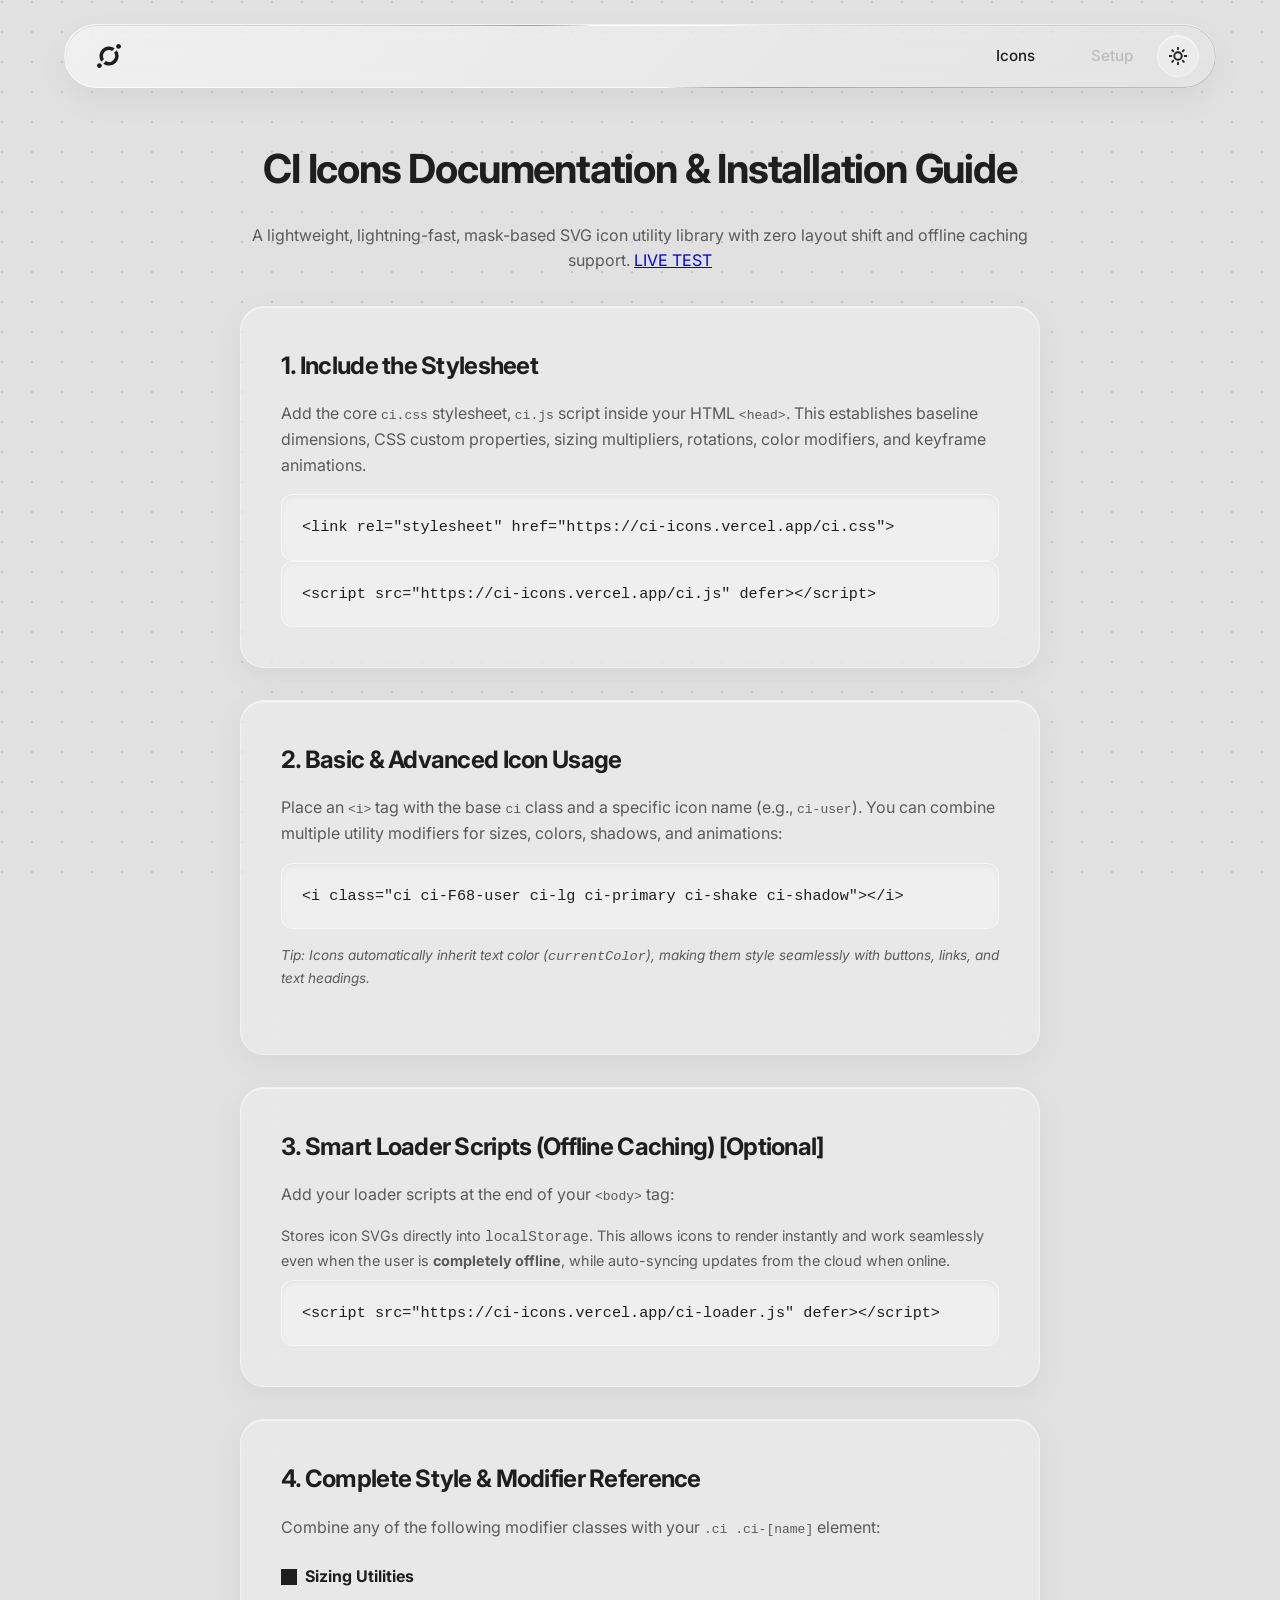
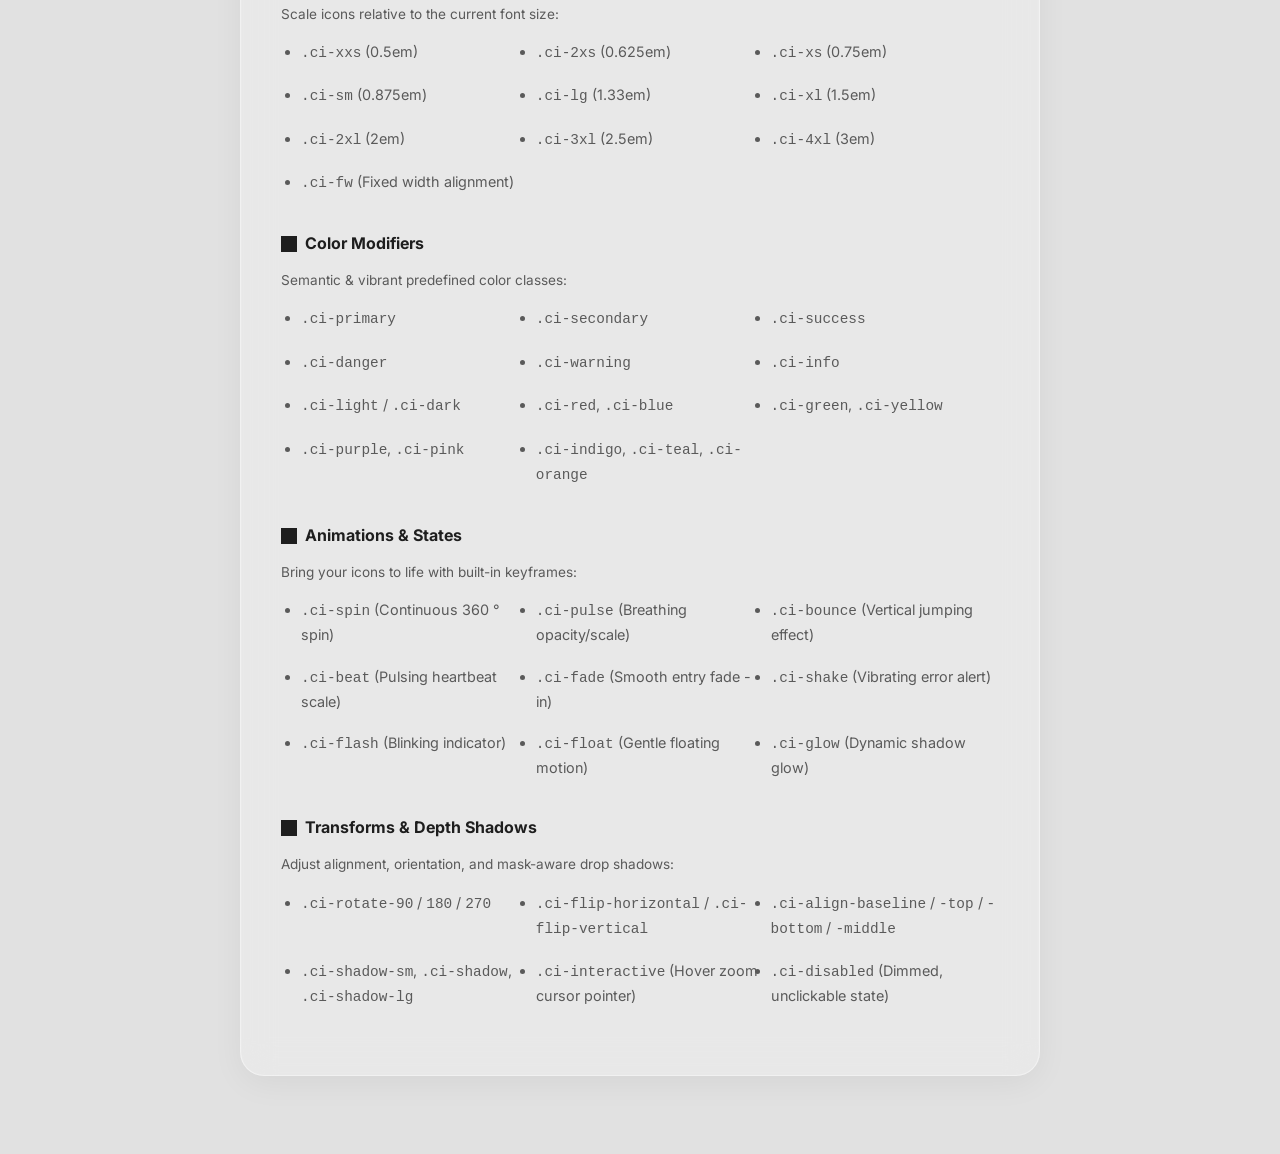
<file: setup.html>
<!DOCTYPE html>
<html lang="en">
<head>
  <meta charset="UTF-8">
  <meta name="viewport" content="width=device-width, initial-scale=1.0">
  <title>CI Icons - Setup</title>
  <link rel="icon" type="image/svg+xml" href="favicon.svg">
  <link href="https://fonts.googleapis.com/css2?family=Inter:wght@400;500;600;700&display=swap" rel="stylesheet">
  <link rel="stylesheet" href="ci.css">
  <script src="ci.js" defer></script>
  <link rel="stylesheet" href="style.css">
</head>
<body>

  <!-- Dotted Background -->
  <svg class="bg-pattern" width="100%" height="100%" xmlns="http://www.w3.org/2000/svg">
    <defs><pattern id="grid" width="30" height="30" patternUnits="userSpaceOnUse"><circle cx="2" cy="2" r="1" fill="var(--pattern-color)"></circle></pattern></defs>
    <rect width="100%" height="100%" fill="url(#grid)"></rect>
  </svg>

  <!-- Floating Glass Nav -->
  <nav class="floating-glass-nav">
    <div class="nav-left">
      <a href="index.html" class="nav-brand"
        style="display: flex; align-items: center; justify-content: center; width: 40px; height: 40px;">
        <div style="display: flex; align-items: center; justify-content: center; width: 100%; height: 100%;">
          <svg width="24px" height="24px" viewBox="0 0 24 24" role="img" xmlns="http://www.w3.org/2000/svg">
            <path fill="currentColor"
              d="M1.927 23.935a2.4 2.4 0 0 1-1.882-1.883 2.4 2.4 0 0 1 2.82-2.82 2.4 2.4 0 0 1 1.882 1.882 2.4 2.4 0 0 1-2.82 2.82zM21.135 4.768a2.4 2.4 0 0 1-1.882-1.882 2.4 2.4 0 0 1 2.82-2.82 2.4 2.4 0 0 1 1.882 1.882 2.4 2.4 0 0 1-2.82 2.82zM12.021 6.01c1.147 0 2.219.324 3.13.883l2.585-2.585A9.583 9.583 0 0 0 4.328 17.716l2.586-2.586a5.99 5.99 0 0 1 5.107-9.12zm5.107 2.86a5.99 5.99 0 0 1-8.237 8.237l-2.586 2.585A9.583 9.583 0 0 0 19.713 6.284z" />
          </svg>
        </div>
      </a>
    </div>
    <div class="nav-right">
      <a href="icons.html">Icons</a>
      <a href="setup.html" class="active">Setup</a>
      <button id="theme-toggle" class="theme-toggle" aria-label="Toggle Mode">
        <svg id="theme-icon" width="18" height="18" viewBox="0 0 24 24" fill="none" stroke="currentColor"
          stroke-width="2.5" stroke-linecap="round" stroke-linejoin="round">
          <circle cx="12" cy="12" r="5"></circle>
          <line x1="12" y1="1" x2="12" y2="3"></line>
          <line x1="12" y1="21" x2="12" y2="23"></line>
          <line x1="4.22" y1="4.22" x2="5.64" y2="5.64"></line>
          <line x1="18.36" y1="18.36" x2="19.78" y2="19.78"></line>
          <line x1="1" y1="12" x2="3" y2="12"></line>
          <line x1="21" y1="12" x2="23" y2="12"></line>
          <line x1="4.22" y1="19.78" x2="5.64" y2="18.36"></line>
          <line x1="18.36" y1="5.64" x2="19.78" y2="4.22"></line>
        </svg>
      </button>
    </div>
  </nav>

  <main>
    <div class="setup-container">
      <h1 class="page-title">CI Icons Documentation &amp; Installation Guide</h1>
      <p style="color: var(--text-muted); text-align: center; margin-bottom: 2rem;">A lightweight, lightning-fast,
        mask-based SVG icon utility library with zero layout shift and offline caching support. <a href="https://codelab-hub.vercel.app/html/?id=291779" target="_blank" rel="noopener noreferrer">LIVE TEST</a></p>
  
      <!-- 1. INCLUDE STYLESHEET -->
      <div class="glass-card">
        <h2>
          1. Include the Stylesheet
        </h2>
        <p style="color: var(--text-muted); margin-bottom: 1rem;">Add the core <code>ci.css</code> stylesheet, <code>ci.js</code> script inside your
          HTML <code>&lt;head&gt;</code>. This establishes baseline dimensions, CSS custom properties, sizing multipliers,
          rotations, color modifiers, and keyframe animations.</p>
        <div class="glass-code">
          &lt;link rel="stylesheet" href="https://ci-icons.vercel.app/ci.css"&gt;
        </div>
        <div class="glass-code">
          &lt;script src="https://ci-icons.vercel.app/ci.js" defer&gt;&lt;/script&gt;
        </div>
      </div>
  
      <!-- 2. BASIC & ADVANCED USAGE -->
      <div class="glass-card">
        <h2>
          2. Basic &amp; Advanced Icon Usage
        </h2>
        <p style="color: var(--text-muted); margin-bottom: 1rem;">Place an <code>&lt;i&gt;</code> tag with the base
          <code>ci</code> class and a specific icon name (e.g., <code>ci-user</code>). You can combine multiple utility
          modifiers for sizes, colors, shadows, and animations:</p>
        <div class="glass-code" style="margin-bottom: 1rem;">
          &lt;i class="ci ci-F68-user ci-lg ci-primary ci-shake ci-shadow"&gt;&lt;/i&gt;
        </div>
        <p style="color: var(--text-muted); font-size: 0.85rem;"><em>Tip: Icons automatically inherit text color
            (<code>currentColor</code>), making them style seamlessly with buttons, links, and text headings.</em></p>
      </div>
  
      <!-- 3. RUNTIME & OFFLINE LOADER SCRIPTS -->
      <div class="glass-card">
        <h2>
          3. Smart Loader Scripts (Offline Caching) [Optional]
        </h2>
        <p style="color: var(--text-muted); margin-bottom: 1rem;">Add your loader scripts at the end of your
          <code>&lt;body&gt;</code> tag:</p>

  
        <div>
          <p style="color: var(--text-muted); font-size: 0.9rem; margin-bottom: 0.5rem;">Stores icon SVGs directly into
            <code>localStorage</code>. This allows icons to render instantly and work seamlessly even when the user is
            <strong>completely offline</strong>, while auto-syncing updates from the cloud when online.</p>
          <div class="glass-code">
            &lt;script src="https://ci-icons.vercel.app/ci-loader.js" defer&gt;&lt;/script&gt;
          </div>
        </div>
      </div>
  
      <!-- 4. STYLES & UTILITY REFERENCE -->
      <div class="glass-card">
        <h2>
          4. Complete Style &amp; Modifier Reference
        </h2>
        <p style="color: var(--text-muted); margin-bottom: 1.5rem;">Combine any of the following modifier classes with
          your <code>.ci .ci-[name]</code> element:</p>
  
        <!-- Sizing Reference -->
        <div style="margin-bottom: 1.5rem;">
          <h3
            style="color: var(--text-main); font-size: 1rem; margin-bottom: 0.5rem; display: flex; align-items: center; gap: 0.5rem;">
            <i class="ci ci-5B7-square-dimensions" style="font-size: 1em;"></i> Sizing Utilities
          </h3>
          <p style="color: var(--text-muted); font-size: 0.85rem; margin-bottom: 0.5rem;">Scale icons relative to the
            current font size:</p>
          <ul
            style="color: var(--text-muted); font-size: 0.9rem; padding-left: 1.25rem; display: grid; grid-template-columns: repeat(auto-fill, minmax(180px, 1fr)); gap: 0.4rem;">
            <li><code>.ci-xxs</code> (0.5em)</li>
            <li><code>.ci-2xs</code> (0.625em)</li>
            <li><code>.ci-xs</code> (0.75em)</li>
            <li><code>.ci-sm</code> (0.875em)</li>
            <li><code>.ci-lg</code> (1.33em)</li>
            <li><code>.ci-xl</code> (1.5em)</li>
            <li><code>.ci-2xl</code> (2em)</li>
            <li><code>.ci-3xl</code> (2.5em)</li>
            <li><code>.ci-4xl</code> (3em)</li>
            <li><code>.ci-fw</code> (Fixed width alignment)</li>
          </ul>
        </div>
  
        <!-- Colors Reference -->
        <div style="margin-bottom: 1.5rem;">
          <h3
            style="color: var(--text-main); font-size: 1rem; margin-bottom: 0.5rem; display: flex; align-items: center; gap: 0.5rem;">
            <i class="ci ci-5B7-paint-bucket" style="font-size: 1em;"></i> Color Modifiers
          </h3>
          <p style="color: var(--text-muted); font-size: 0.85rem; margin-bottom: 0.5rem;">Semantic &amp; vibrant
            predefined color classes:</p>
          <ul
            style="color: var(--text-muted); font-size: 0.9rem; padding-left: 1.25rem; display: grid; grid-template-columns: repeat(auto-fill, minmax(180px, 1fr)); gap: 0.4rem;">
            <li><code>.ci-primary</code></li>
            <li><code>.ci-secondary</code></li>
            <li><code>.ci-success</code></li>
            <li><code>.ci-danger</code></li>
            <li><code>.ci-warning</code></li>
            <li><code>.ci-info</code></li>
            <li><code>.ci-light</code> / <code>.ci-dark</code></li>
            <li><code>.ci-red</code>, <code>.ci-blue</code></li>
            <li><code>.ci-green</code>, <code>.ci-yellow</code></li>
            <li><code>.ci-purple</code>, <code>.ci-pink</code></li>
            <li><code>.ci-indigo</code>, <code>.ci-teal</code>, <code>.ci-orange</code></li>
          </ul>
        </div>
  
        <!-- Animations Reference -->
        <div style="margin-bottom: 1.5rem;">
          <h3
            style="color: var(--text-main); font-size: 1rem; margin-bottom: 0.5rem; display: flex; align-items: center; gap: 0.5rem;">
            <i class="ci ci-5B7-wand-sparkles" style="font-size: 1em;"></i> Animations &amp; States
          </h3>
          <p style="color: var(--text-muted); font-size: 0.85rem; margin-bottom: 0.5rem;">Bring your icons to life with
            built-in keyframes:</p>
          <ul
            style="color: var(--text-muted); font-size: 0.9rem; padding-left: 1.25rem; display: grid; grid-template-columns: repeat(auto-fill, minmax(200px, 1fr)); gap: 0.4rem;">
            <li><code>.ci-spin</code> (Continuous 360 ° spin)</li>
            <li><code>.ci-pulse</code> (Breathing opacity/scale)</li>
            <li><code>.ci-bounce</code> (Vertical jumping effect)</li>
            <li><code>.ci-beat</code> (Pulsing heartbeat scale)</li>
            <li><code>.ci-fade</code> (Smooth entry fade - in)</li>
            <li><code>.ci-shake</code> (Vibrating error alert)</li>
            <li><code>.ci-flash</code> (Blinking indicator)</li>
            <li><code>.ci-float</code> (Gentle floating motion)</li>
            <li><code>.ci-glow</code> (Dynamic shadow glow)</li>
          </ul>
        </div>
  
        <!-- Transforms & Shadows Reference -->
        <div>
          <h3
            style="color: var(--text-main); font-size: 1rem; margin-bottom: 0.5rem; display: flex; align-items: center; gap: 0.5rem;">
            <i class="ci ci-5B7-refresh-ccw"></i> Transforms &amp; Depth Shadows
          </h3>
          <p style="color: var(--text-muted); font-size: 0.85rem; margin-bottom: 0.5rem;">Adjust alignment, orientation,
            and mask-aware drop shadows:</p>
          <ul
            style="color: var(--text-muted); font-size: 0.9rem; padding-left: 1.25rem; display: grid; grid-template-columns: repeat(auto-fill, minmax(200px, 1fr)); gap: 0.4rem;">
            <li><code>.ci-rotate-90</code> / <code>180</code> / <code>270</code></li>
            <li><code>.ci-flip-horizontal</code> / <code>.ci-flip-vertical</code></li>
            <li><code>.ci-align-baseline</code> / <code>-top</code> / <code>-bottom</code> / <code>-middle</code></li>
            <li><code>.ci-shadow-sm</code>, <code>.ci-shadow</code>, <code>.ci-shadow-lg</code></li>
            <li><code>.ci-interactive</code> (Hover zoom cursor pointer)</li>
            <li><code>.ci-disabled</code> (Dimmed, unclickable state)</li>
          </ul>
        </div>
  
      </div>
  
    </div>
  </main>

  <script>
    const toggleBtn = document.getElementById('theme-toggle');
    const body = document.body;
    const themeIcon = document.getElementById('theme-icon');

    function updateThemeIcon(isDark) {
      if (isDark) {
        // Moon Icon
        themeIcon.innerHTML = `<path d="M21 12.79A9 9 0 1 1 11.21 3 7 7 0 0 0 21 12.79z"></path>`;
      } else {
        // Sun Icon
        themeIcon.innerHTML = `
            <circle cx="12" cy="12" r="5"></circle>
            <line x1="12" y1="1" x2="12" y2="3"></line>
            <line x1="12" y1="21" x2="12" y2="23"></line>
            <line x1="4.22" y1="4.22" x2="5.64" y2="5.64"></line>
            <line x1="18.36" y1="18.36" x2="19.78" y2="19.78"></line>
            <line x1="1" y1="12" x2="3" y2="12"></line>
            <line x1="21" y1="12" x2="23" y2="12"></line>
            <line x1="4.22" y1="19.78" x2="5.64" y2="18.36"></line>
            <line x1="18.36" y1="5.64" x2="19.78" y2="4.22"></line>
          `;
      }
    }

    // Restore saved theme preference on startup
    const savedTheme = localStorage.getItem('theme');
    if (savedTheme === 'dark') {
      body.classList.add('dark-mode');
      updateThemeIcon(true);
    } else {
      updateThemeIcon(false);
    }

    // Toggle, update, and save theme preference
    toggleBtn.addEventListener('click', () => {
      const isDark = body.classList.toggle('dark-mode');
      updateThemeIcon(isDark);
      localStorage.setItem('theme', isDark ? 'dark' : 'light');
    });
  </script>
</body>
</html>
</file>
<file: style.css>
/* Custom Properties for Button Animation */
@property --angle-1 {
  syntax: "<angle>";
  inherits: false;
  initial-value: -75deg;
}

@property --angle-2 {
  syntax: "<angle>";
  inherits: false;
  initial-value: -45deg;
}

:root {
  --global--size: clamp(1rem, 2vw, 2.5rem);
  --anim--hover-time: 400ms;
  --anim--hover-ease: cubic-bezier(0.25, 1, 0.5, 1);
  --bg-color: rgba(225, 225, 225, 1);
  --text-main: rgba(30, 30, 30, 1);
  --text-muted: rgba(90, 90, 90, 1);
  --glass-bg: rgba(255, 255, 255, 0.25);
  --glass-border: rgba(255, 255, 255, 0.4);
}

/* Base Styles */
body {
  width: 100%;
  min-height: 100vh;
  margin: 0;
  padding: 0;
  background-color: var(--bg-color);
  font-family: "Inter", sans-serif;
  -webkit-font-smoothing: antialiased;
  -moz-osx-font-smoothing: grayscale;
  color: var(--text-main);
  line-height: 1.6;
}

/* Fixed Background Pattern */
.bg-pattern {
  position: fixed; /* Changed to fixed so it stays behind scrolling content */
  width: 100%;
  height: 100%;
  z-index: 0;
  top: 0;
  left: 0;
  pointer-events: none;
}

/* ========== GLASS NAVIGATION ========== */
.glass-nav {
  position: fixed;
  top: 0;
  left: 0;
  width: 100%;
  height: 72px;
  display: flex;
  justify-content: space-between;
  align-items: center;
  padding: 0 5%;
  box-sizing: border-box;
  background: linear-gradient(135deg, rgba(255, 255, 255, 0.3), rgba(255, 255, 255, 0.1));
  backdrop-filter: blur(16px);
  -webkit-backdrop-filter: blur(16px);
  border-bottom: 1px solid var(--glass-border);
  z-index: 100;
  box-shadow: 0 4px 30px rgba(0, 0, 0, 0.05);
}

.nav-left a.nav-brand {
  display: flex;
  align-items: center;
  gap: 12px;
  font-weight: 700;
  font-size: 1.25rem;
  color: var(--text-main);
  text-decoration: none;
  letter-spacing: -0.02em;
}

.brand-logo {
  width: 32px;
  height: 32px;
  border-radius: 8px;
  background: linear-gradient(135deg, rgba(255,255,255,0.8), rgba(255,255,255,0.2));
  border: 1px solid rgba(255,255,255,0.8);
  box-shadow: inset 0 2px 4px rgba(255,255,255,0.5), 0 4px 8px rgba(0,0,0,0.1);
}

.brand-logo.small {
  width: 24px;
  height: 24px;
}

.nav-right a {
  margin-left: 2rem;
  font-weight: 500;
  color: var(--text-main);
  text-decoration: none;
  font-size: 0.95rem;
  transition: opacity 0.2s ease;
}

.nav-right a:hover {
  opacity: 0.6;
}

/* ========== LAYOUT & TYPOGRAPHY ========== */
main {
  position: relative;
  z-index: 10;
  padding-top: 100px; /* Account for fixed nav */
  padding-bottom: 4rem;
}

.hero-section {
  text-align: center;
  padding: 8rem 2rem 8rem;
  max-width: 800px;
  margin: 0 auto;
}

h1 {
  font-size: clamp(2rem, 5vw, 3.5rem);
  line-height: 1.1;
  letter-spacing: -0.04em;
  margin-bottom: 1rem;
}

.hero-subtitle {
  font-size: 1.25rem;
  color: var(--text-muted);
  margin-bottom: 4rem;
}

.content-section {
  max-width: 720px;
  margin: 0 auto;
  padding: 3rem 2rem;
}

h2 {
  font-size: 2rem;
  letter-spacing: -0.03em;
  margin-bottom: 1.5rem;
}

h3 {
  font-size: 1.25rem;
  margin-bottom: 0.5rem;
}

p {
  margin-bottom: 1.5rem;
}

ul {
  padding-left: 1.5rem;
}

ul li {
  margin-bottom: 0.75rem;
}

/* ========== SETUP CARDS & CODE BLOCKS ========== */
.step-card {
  background: var(--glass-bg);
  border: 1px solid var(--glass-border);
  border-radius: 16px;
  padding: 2rem;
  margin-bottom: 1.5rem;
  box-shadow: 0 8px 32px rgba(0, 0, 0, 0.02);
  backdrop-filter: blur(8px);
  -webkit-backdrop-filter: blur(8px);
}

.step-card p {
  margin-bottom: 1rem;
  font-size: 0.95rem;
}

.code-block {
  background: rgba(0, 0, 0, 0.05);
  border: 1px solid rgba(0, 0, 0, 0.05);
  padding: 1rem 1.5rem;
  border-radius: 8px;
  font-family: monospace;
  font-size: 0.9rem;
  overflow-x: auto;
  box-shadow: inset 0 2px 4px rgba(0,0,0,0.02);
}

/* ========== FOOTER ========== */
.glass-footer {
  position: relative;
  z-index: 10;
  border-top: 1px solid var(--glass-border);
  background: linear-gradient(0deg, rgba(255, 255, 255, 0.2), transparent);
  padding: 4rem 2rem;
  margin-top: 4rem;
}

.footer-content {
  max-width: 800px;
  margin: 0 auto;
  display: flex;
  flex-direction: column;
  align-items: center;
  gap: 1rem;
  text-align: center;
  color: var(--text-muted);
}

.footer-links {
  display: flex;
  gap: 1.5rem;
  margin-top: 1rem;
}

.footer-links a {
  color: var(--text-main);
  text-decoration: none;
  font-weight: 500;
  font-size: 0.9rem;
}

.footer-links a:hover {
  text-decoration: underline;
}

/* ========== ORIGINAL BUTTON CORE ========== */
/* Kept perfectly intact from your original snippet, just centered in the hero */
.button-wrap {
  position: relative;
  display: inline-block;
  font-size: 20px;
  z-index: 2;
  border-radius: 999vw;
  background: transparent;
  pointer-events: none;
  transition: all var(--anim--hover-time) var(--anim--hover-ease);
}

.button-text {
  color: var(--text-main);
}

.button-shadow {
  --shadow-cuttoff-fix: 2em;
  position: absolute;
  width: calc(100% + var(--shadow-cuttoff-fix));
  height: calc(100% + var(--shadow-cuttoff-fix));
  top: calc(0% - var(--shadow-cuttoff-fix) / 2);
  left: calc(0% - var(--shadow-cuttoff-fix) / 2);
  filter: blur(clamp(2px, 0.125em, 12px));
  overflow: visible;
  pointer-events: none;
}

.button-shadow::after {
  content: "";
  position: absolute;
  z-index: 0;
  inset: 0;
  border-radius: 999vw;
  background: linear-gradient(180deg, rgba(0, 0, 0, 0.2), rgba(0, 0, 0, 0.1));
  width: calc(100% - var(--shadow-cuttoff-fix) - 0.25em);
  height: calc(100% - var(--shadow-cuttoff-fix) - 0.25em);
  top: calc(var(--shadow-cuttoff-fix) - 0.5em);
  left: calc(var(--shadow-cuttoff-fix) - 0.875em);
  padding: 0.125em;
  box-sizing: border-box;
  mask: linear-gradient(#000 0 0) content-box, linear-gradient(#000 0 0);
  -webkit-mask: linear-gradient(#000 0 0) content-box, linear-gradient(#000 0 0);
  mask-composite: exclude;
  -webkit-mask-composite: destination-out;
  transition: all var(--anim--hover-time) var(--anim--hover-ease);
  opacity: 1;
}

button {
  --border-width: clamp(1px, 0.0625em, 4px);
  all: unset;
  cursor: pointer;
  position: relative;
  -webkit-tap-highlight-color: rgba(0, 0, 0, 0);
  pointer-events: auto;
  z-index: 3;
  background: linear-gradient(-75deg, rgba(255, 255, 255, 0.05), rgba(255, 255, 255, 0.2), rgba(255, 255, 255, 0.05));
  border-radius: 999vw;
  box-shadow: 
    inset 0 0.125em 0.125em rgba(0, 0, 0, 0.05),
    inset 0 -0.125em 0.125em rgba(255, 255, 255, 0.5),
    0 0.25em 0.125em -0.125em rgba(0, 0, 0, 0.2),
    0 0 0.1em 0.25em inset rgba(255, 255, 255, 0.2),
    0 0 0 0 rgba(255, 255, 255, 1);
  backdrop-filter: blur(clamp(1px, 0.125em, 4px));
  -webkit-backdrop-filter: blur(clamp(1px, 0.125em, 4px));
  transition: all var(--anim--hover-time) var(--anim--hover-ease);
}

button:hover {
  transform: scale(0.975);
  backdrop-filter: blur(0.01em);
  -webkit-backdrop-filter: blur(0.01em);
  box-shadow: 
    inset 0 0.125em 0.125em rgba(0, 0, 0, 0.05),
    inset 0 -0.125em 0.125em rgba(255, 255, 255, 0.5),
    0 0.15em 0.05em -0.1em rgba(0, 0, 0, 0.25),
    0 0 0.05em 0.1em inset rgba(255, 255, 255, 0.5),
    0 0 0 0 rgba(255, 255, 255, 1);
}

button span {
  position: relative;
  display: block;
  user-select: none;
  font-family: "Inter", sans-serif;
  letter-spacing: -0.05em;
  font-weight: 500;
  font-size: 1em;
  color: rgba(50, 50, 50, 1);
  text-shadow: 0em 0.25em 0.05em rgba(0, 0, 0, 0.1);
  transition: all var(--anim--hover-time) var(--anim--hover-ease);
  padding-inline: 1.5em;
  padding-block: 0.875em;
}

button:hover span {
  text-shadow: 0.025em 0.025em 0.025em rgba(0, 0, 0, 0.12);
}

button span::after {
  content: "";
  display: block;
  position: absolute;
  z-index: 1;
  width: calc(100% - var(--border-width));
  height: calc(100% - var(--border-width));
  top: calc(0% + var(--border-width) / 2);
  left: calc(0% + var(--border-width) / 2);
  box-sizing: border-box;
  border-radius: 999vw;
  overflow: clip;
  background: linear-gradient(
    var(--angle-2),
    rgba(255, 255, 255, 0) 0%,
    rgba(255, 255, 255, 0.5) 40% 50%,
    rgba(255, 255, 255, 0) 55%
  );
  mix-blend-mode: screen;
  pointer-events: none;
  background-size: 200% 200%;
  background-position: 0% 50%;
  background-repeat: no-repeat;
  transition: 
    background-position calc(var(--anim--hover-time) * 1.25) var(--anim--hover-ease),
    --angle-2 calc(var(--anim--hover-time) * 1.25) var(--anim--hover-ease);
}

button:hover span::after {
  background-position: 25% 50%;
}

button:active span::after {
  background-position: 50% 15%;
  --angle-2: -15deg;
}

button::after {
  content: "";
  position: absolute;
  z-index: 1;
  inset: 0;
  border-radius: 999vw;
  width: calc(100% + var(--border-width));
  height: calc(100% + var(--border-width));
  top: calc(0% - var(--border-width) / 2);
  left: calc(0% - var(--border-width) / 2);
  padding: var(--border-width);
  box-sizing: border-box;
  background: conic-gradient(
    from var(--angle-1) at 50% 50%,
    rgba(0, 0, 0, 0.5), rgba(0, 0, 0, 0) 5% 40%, rgba(0, 0, 0, 0.5) 50%,
    rgba(0, 0, 0, 0) 60% 95%, rgba(0, 0, 0, 0.5)
  ),
  linear-gradient(180deg, rgba(255, 255, 255, 0.5), rgba(255, 255, 255, 0.5));
  mask: linear-gradient(#000 0 0) content-box, linear-gradient(#000 0 0);
  -webkit-mask: linear-gradient(#000 0 0) content-box, linear-gradient(#000 0 0);
  mask-composite: exclude;
  -webkit-mask-composite: destination-out;
  transition: all var(--anim--hover-time) var(--anim--hover-ease), --angle-1 500ms ease;
  box-shadow: inset 0 0 0 calc(var(--border-width) / 2) rgba(255, 255, 255, 0.5);
}

button:hover::after { --angle-1: -125deg; }
button:active::after { --angle-1: -75deg; }

.button-wrap:has(button:hover) .button-shadow {
  filter: blur(clamp(2px, 0.0625em, 6px));
  transition: filter var(--anim--hover-time) var(--anim--hover-ease);
}

.button-wrap:has(button:hover) .button-shadow::after {
  top: calc(var(--shadow-cuttoff-fix) - 0.875em);
  opacity: 1;
}

.button-wrap:has(button:active) {
  transform: rotate3d(1, 0, 0, 25deg);
}

.button-wrap:has(button:active) button {
  box-shadow: 
    inset 0 0.125em 0.125em rgba(0, 0, 0, 0.05),
    inset 0 -0.125em 0.125em rgba(255, 255, 255, 0.5),
    0 0.125em 0.125em -0.125em rgba(0, 0, 0, 0.2),
    0 0 0.1em 0.25em inset rgba(255, 255, 255, 0.2),
    0 0.225em 0.05em 0 rgba(0, 0, 0, 0.05),
    0 0.25em 0 0 rgba(255, 255, 255, 0.75),
    inset 0 0.25em 0.05em 0 rgba(0, 0, 0, 0.15);
}

.button-wrap:has(button:active) .button-shadow { filter: blur(clamp(2px, 0.125em, 12px)); }
.button-wrap:has(button:active) .button-shadow::after { top: calc(var(--shadow-cuttoff-fix) - 0.5em); opacity: 0.75; }
.button-wrap:has(button:active) span { text-shadow: 0.025em 0.25em 0.05em rgba(0, 0, 0, 0.12); }

@media (hover: none) and (pointer: coarse) {
  button span::after, button:active span::after { --angle-2: -45deg; }
  button::after, button:hover::after, button:active::after { --angle-1: -75deg; }
}

:root {
  /* Layout & Animation Vars */
  --global--size: clamp(1rem, 2vw, 2.5rem);
  --anim--hover-time: 400ms;
  --anim--hover-ease: cubic-bezier(0.25, 1, 0.5, 1);
  
  /* Light Mode Colors (Default) */
  --bg-color: rgba(225, 225, 225, 1);
  --text-main: rgba(30, 30, 30, 1);
  --text-muted: rgba(90, 90, 90, 1);
  --pattern-color: rgba(0, 0, 0, 0.15);
  
  /* Glass Surfaces (Light) */
  --nav-glass-bg: linear-gradient(135deg, rgba(255, 255, 255, 0.5), rgba(255, 255, 255, 0.1));
  --glass-bg: rgba(255, 255, 255, 0.25);
  --glass-border: rgba(255, 255, 255, 0.4);
  --glass-shadow: rgba(0, 0, 0, 0.05);
  --glass-highlight: rgba(255, 255, 255, 0.5);
}

/* Dark Mode Overrides */
body.dark-mode {
  --bg-color: rgba(18, 18, 18, 1);
  --text-main: rgba(240, 240, 240, 1);
  --text-muted: rgba(150, 150, 150, 1);
  --pattern-color: rgba(255, 255, 255, 0.05);
  
  /* Glass Surfaces (Dark) */
  --nav-glass-bg: linear-gradient(135deg, rgba(50, 50, 50, 0.4), rgba(20, 20, 20, 0.1));
  --glass-bg: rgba(40, 40, 40, 0.4);
  --glass-border: rgba(255, 255, 255, 0.1);
  --glass-shadow: rgba(0, 0, 0, 0.3);
  --glass-highlight: rgba(255, 255, 255, 0.05);
}

/* Base Styles Transition */
body {
  background-color: var(--bg-color);
  color: var(--text-main);
  transition: background-color 0.4s ease, color 0.4s ease;
  /* (Keep previous body styles here: width, height, font-family, etc.) */
}

/* ========== THEME TOGGLE BUTTON ========== */
.theme-toggle {
  all: unset;
  cursor: pointer;
  display: flex;
  align-items: center;
  justify-content: center;
  width: 40px;
  height: 40px;
  border-radius: 50%;
  background: var(--glass-bg);
  border: 1px solid var(--glass-border);
  color: var(--text-main);
  box-shadow: inset 0 1px 1px var(--glass-highlight);
  transition: all 0.3s cubic-bezier(0.25, 1, 0.5, 1);
}

.theme-toggle:hover {
  transform: scale(1.05) translateY(-2px);
  background: var(--glass-border);
  box-shadow: 
    0 4px 12px var(--glass-shadow),
    inset 0 1px 1px var(--glass-highlight);
}

.theme-toggle:active {
  transform: scale(0.95);
}
:root {
  /* Light Mode Colors (Default) */
  --bg-color: rgba(225, 225, 225, 1);
  --text-main: rgba(30, 30, 30, 1);
  --text-muted: rgba(90, 90, 90, 1);
  --pattern-color: rgba(0, 0, 0, 0.15);
  
  /* Pure Glass Surfaces (Light) */
  --nav-glass-bg: linear-gradient(135deg, rgba(255, 255, 255, 0.5), rgba(255, 255, 255, 0.1));
  --glass-bg: rgba(255, 255, 255, 0.25);
  --glass-bg-hover: rgba(255, 255, 255, 0.4);
  --glass-border: rgba(255, 255, 255, 0.4);
  --glass-shadow: rgba(0, 0, 0, 0.05);
  --glass-highlight: rgba(255, 255, 255, 0.6);
  --input-bg: rgba(255, 255, 255, 0.3);
}

/* Dark Mode Overrides */
body.dark-mode {
  --bg-color: rgba(18, 18, 18, 1);
  --text-main: rgba(240, 240, 240, 1);
  --text-muted: rgba(150, 150, 150, 1);
  --pattern-color: rgba(255, 255, 255, 0.05);
  
  /* Pure Glass Surfaces (Dark) */
  --nav-glass-bg: linear-gradient(135deg, rgba(50, 50, 50, 0.4), rgba(20, 20, 20, 0.1));
  --glass-bg: rgba(40, 40, 40, 0.3);
  --glass-bg-hover: rgba(60, 60, 60, 0.5);
  --glass-border: rgba(255, 255, 255, 0.1);
  --glass-shadow: rgba(0, 0, 0, 0.3);
  --glass-highlight: rgba(255, 255, 255, 0.05);
  --input-bg: rgba(0, 0, 0, 0.3);
}

* { box-sizing: border-box; }

body {
  margin: 0;
  font-family: "Inter", sans-serif;
  background-color: var(--bg-color);
  color: var(--text-main);
  transition: background-color 0.4s ease, color 0.4s ease;
  min-height: 100vh;
}

.bg-pattern {
  position: fixed;
  width: 100%;
  height: 100%;
  z-index: 0;
  top: 0;
  left: 0;
  pointer-events: none;
}

/* ========== FLOATING GLASS NAVIGATION ========== */
.floating-glass-nav {
  position: fixed;
  top: 1.5rem;
  left: 50%;
  transform: translateX(-50%);
  width: 90%;
  max-width: 90%;
  height: 64px;
  display: flex;
  justify-content: space-between;
  align-items: center;
  padding: 0 1rem 0 1.5rem;
  background: var(--nav-glass-bg);
  backdrop-filter: blur(16px);
  -webkit-backdrop-filter: blur(16px);
  border: 1px solid var(--glass-border);
  border-radius: 999vw;
  z-index: 100;
  box-shadow: 0 12px 32px var(--glass-shadow), inset 0 1px 1px var(--glass-highlight);
  transition: background 0.3s ease, border-color 0.3s ease, box-shadow 0.3s ease;
}

.floating-glass-nav *,
.floating-glass-nav *:before,
.floating-glass-nav *:after {
  pointer-events: none;
}

.floating-glass-nav a,
.floating-glass-nav button,
.floating-glass-nav button * {
  pointer-events: auto;
}

.nav-brand {
  display: flex;
  align-items: center;
  gap: 12px;
  font-weight: 700;
  font-size: 1.15rem;
  color: var(--text-main);
  text-decoration: none;
}

.brand-logo {
  width: 28px;
  height: 28px;
  border-radius: 8px;
  background: linear-gradient(135deg, rgba(255,255,255,0.8), rgba(255,255,255,0.2));
  border: 1px solid var(--glass-border);
  box-shadow: inset 0 2px 4px var(--glass-highlight), 0 4px 8px var(--glass-shadow);
}

.nav-right {
  display: flex;
  align-items: center;
  gap: 1.5rem;
}

.nav-right a {
  font-weight: 500;
  color: var(--text-main);
  text-decoration: none;
  font-size: 0.95rem;
  transition: opacity 0.2s ease;
}

.nav-right a:hover, .nav-right a.active {
  opacity: 0.2;
}

.theme-toggle {
  all: unset;
  cursor: pointer;
  display: flex;
  align-items: center;
  justify-content: center;
  width: 40px;
  height: 40px;
  border-radius: 50%;
  background: var(--glass-bg);
  border: 1px solid var(--glass-border);
  color: var(--text-main);
  box-shadow: inset 0 1px 1px var(--glass-highlight);
  transition: all 0.3s ease;
}

.theme-toggle:hover {
  background: var(--glass-bg-hover);
  transform: scale(1.05);
}

/* ========== MAIN LAYOUT ========== */
main {
  position: relative;
  z-index: 10;
  padding: 120px 5% 4rem;
  max-width: 1200px;
  margin: 0 auto;
}

.page-title {
  text-align: center;
  font-size: 2.5rem;
  margin-bottom: 2rem;
  letter-spacing: -0.03em;
}

/* ========== GLASS TOOLBAR (Search & Filters) ========== */
.glass-toolbar {
  display: flex;
  flex-wrap: wrap;
  gap: 1rem;
  background: var(--glass-bg);
  backdrop-filter: blur(16px);
  -webkit-backdrop-filter: blur(16px);
  border: 1px solid var(--glass-border);
  padding: 1rem;
  border-radius: 16px;
  margin-bottom: 2rem;
  box-shadow: 0 8px 24px var(--glass-shadow), inset 0 1px 1px var(--glass-highlight);
}

.glass-input, .glass-select {
  background: var(--input-bg);
  border: 1px solid var(--glass-border);
  color: var(--text-main);
  padding: 0.75rem 1rem;
  border-radius: 8px;
  font-family: inherit;
  font-size: 0.95rem;
  outline: none;
  transition: all 0.3s ease;
}

.glass-input {
  flex: 1;
  min-width: 200px;
}

.glass-input::placeholder { color: var(--text-muted); }
.glass-input:focus, .glass-select:focus {
  border-color: var(--text-main);
  box-shadow: 0 0 0 3px var(--glass-shadow);
}

.glass-select option {
  background: var(--bg-color);
  color: var(--text-main);
}

/* ========== ICON GRID ========== */
.icon-grid {
  display: grid;
  grid-template-columns: repeat(auto-fill, minmax(140px, 1fr));
  gap: 1.5rem;
  margin-bottom: 3rem;
}

.icon-card {
  background: var(--glass-bg);
  backdrop-filter: blur(12px);
  -webkit-backdrop-filter: blur(12px);
  border: 1px solid var(--glass-border);
  border-radius: 16px;
  padding: 1.5rem 1rem;
  display: flex;
  flex-direction: column;
  align-items: center;
  justify-content: center;
  gap: 0.75rem;
  cursor: pointer;
  box-shadow: 0 4px 12px var(--glass-shadow), inset 0 1px 1px var(--glass-highlight);
  transition: all 0.3s cubic-bezier(0.25, 1, 0.5, 1);
}

.icon-card:hover {
  transform: translateY(-5px);
  background: var(--glass-bg-hover);
  box-shadow: 0 12px 24px var(--glass-shadow), inset 0 1px 1px var(--glass-highlight);
}

.icon-card svg {
  width: 48px;
  height: 48px;
  fill: none;
  max-width: 48px;
  max-height: 48px;
  /* stroke: var(--text-main);  */
  transition: transform 0.3s ease;
}

.icon-card:hover svg {
  transform: scale(1.1);
}

.icon-name {
  font-size: 0.85rem;
  font-weight: 600;
  text-align: center;
}

.icon-version {
  font-size: 0.7rem;
  color: var(--text-muted);
  background: var(--input-bg);
  padding: 0.2rem 0.5rem;
  border-radius: 999px;
}

/* ========== PAGINATION ========== */
.pagination {
  display: flex;
  justify-content: center;
  align-items: center;
  gap: 0.5rem;
}

.glass-btn {
  background: var(--glass-bg);
  border: 1px solid var(--glass-border);
  color: var(--text-main);
  width: 40px;
  height: 40px;
  border-radius: 12px;
  display: flex;
  align-items: center;
  justify-content: center;
  font-weight: 600;
  cursor: pointer;
  backdrop-filter: blur(8px);
  transition: all 0.2s ease;
}

.glass-btn:hover:not(:disabled) {
  background: var(--glass-bg-hover);
  transform: translateY(-2px);
}

.glass-btn.active {
  background: var(--text-main);
  color: var(--bg-color);
}

.glass-btn:disabled {
  opacity: 0.3;
  cursor: not-allowed;
}

/* ========== SETUP PAGE CARDS ========== */
.setup-container {
  max-width: 800px;
  margin: 0 auto;
}

.glass-card {
  background: var(--glass-bg);
  backdrop-filter: blur(16px);
  -webkit-backdrop-filter: blur(16px);
  border: 1px solid var(--glass-border);
  border-radius: 24px;
  padding: 2.5rem;
  margin-bottom: 2rem;
  box-shadow: 0 8px 32px var(--glass-shadow), inset 0 1px 1px var(--glass-highlight);
}

.glass-card h2 {
  margin-top: 0;
  margin-bottom: 1rem;
  font-size: 1.5rem;
}

.glass-code {
  background: var(--input-bg);
  border: 1px solid var(--glass-border);
  padding: 1.25rem;
  border-radius: 12px;
  font-family: monospace;
  font-size: 0.95rem;
  overflow-x: auto;
  color: var(--text-main);
  box-shadow: inset 0 2px 4px var(--glass-shadow);
}

/* --- Theme Variables --- */
:root {
  --bg-modal: rgba(255, 255, 255, 0.88);
  --modal-text: #111827;
  --modal-border: rgba(0, 0, 0, 0.1);
  --code-bg: rgba(0, 0, 0, 0.04);
  --code-border: rgba(0, 0, 0, 0.06);
}

body.dark-mode {
  --bg-modal: rgba(20, 20, 25, 0.88);
  --modal-text: #ffffff;
  --modal-border: rgba(255, 255, 255, 0.12);
  --code-bg: rgba(0, 0, 0, 0.3);
  --code-border: rgba(255, 255, 255, 0.06);
}

.filter-controls {
  display: flex;
  gap: 16px;
  align-items: center;
  flex-wrap: wrap;
  margin-top: 14px;
  padding-top: 14px;
  border-top: 1px solid var(--border-color, rgba(255, 255, 255, 0.08));
}

.glass-control-group {
  display: flex;
  align-items: center;
  gap: 12px;
  background: var(--bg-glass, rgba(255, 255, 255, 0.04));
  border: 1px solid var(--border-color, rgba(255, 255, 255, 0.1));
  padding: 6px 14px;
  border-radius: 12px;
  font-size: 0.85rem;
  backdrop-filter: blur(12px);
  -webkit-backdrop-filter: blur(12px);
  box-shadow: inset 0 1px 0 rgba(255, 255, 255, 0.1);
}

.glass-control-group label {
  font-weight: 500;
  opacity: 0.8;
  white-space: nowrap;
}

.slider-value {
  margin-left: 6px;
  min-width: 34px;
  text-align: right;
  font-variant-numeric: tabular-nums;
  opacity: 0.9;
}

/* --- Maxuiux Liquid-Glass Slider Styles --- */
.slider-container {
  position: relative;
  width: 120px;
  height: 8px;
  background: rgba(120, 120, 128, 0.2);
  border-radius: 999px;
  cursor: pointer;
}

.slider-progress {
  position: absolute;
  height: 100%;
  background: linear-gradient(117deg, #49a3fc 0%, #3681ee 100%);
  border-radius: 999px;
  width: 0%;
  z-index: 1;
}

.slider-thumb-glass {
  position: absolute;
  top: 50%;
  transform: translate(-50%, -50%);
  width: 30px;
  height: 22px;
  border-radius: 999px;
  cursor: pointer;
  z-index: 2;
  background-color: #fff;
  box-shadow: 0 1px 6px 0 rgba(0, 30, 63, 0.15), 0 0 2px 0 rgba(0, 9, 20, 0.1);
  overflow: hidden;
  transition: transform 0.15s ease, height 0.15s ease;
}

.slider-thumb-glass-filter {
  position: absolute;
  inset: 0;
  z-index: 0;
  backdrop-filter: blur(0.6px);
  -webkit-backdrop-filter: blur(0.6px);
  filter: url(#mini-liquid-lens);
}

.slider-thumb-glass-overlay {
  position: absolute;
  inset: 0;
  z-index: 1;
  background-color: rgba(255, 255, 255, 0.1);
}

.slider-thumb-glass-specular {
  position: absolute;
  inset: 0;
  z-index: 2;
  border-radius: inherit;
  box-shadow:
    inset 1px 1px 0 rgba(69, 168, 243, 0.2),
    inset 1px 3px 0 rgba(28, 63, 90, 0.05),
    inset 0 0 16px rgb(255 255 255 / 60%),
    inset -1px -1px 0 rgba(69, 168, 243, 0.12);
}

.slider-thumb-glass-filter,
.slider-thumb-glass-overlay,
.slider-thumb-glass-specular {
  opacity: 0;
}

.slider-thumb-glass.active {
  background-color: transparent;
  box-shadow: none;
}

.slider-thumb-glass.active .slider-thumb-glass-filter,
.slider-thumb-glass.active .slider-thumb-glass-overlay,
.slider-thumb-glass.active .slider-thumb-glass-specular {
  opacity: 1;
}

.slider-thumb-glass:active {
  transform: translate(-50%, -50%) scaleY(0.95) scaleX(1.05);
}

/* Color picker & Hex input wrapper */
.color-picker-wrapper {
  display: flex;
  align-items: center;
  gap: 8px;
}

.color-picker-wrapper input[type="color"] {
  border: none;
  width: 22px;
  height: 22px;
  border-radius: 50%;
  cursor: pointer;
  background: none;
}

.hex-input {
  background: rgba(120, 120, 128, 0.1);
  border: 1px solid rgba(120, 120, 128, 0.2);
  color: inherit;
  padding: 3px 8px;
  border-radius: 6px;
  font-family: monospace;
  font-size: 0.8rem;
  width: 74px;
  text-transform: uppercase;
  outline: none;
}

/* --- Pagination Bar with Side Arrows & Dot Indicators --- */
.pagination-bar {
  display: flex;
  align-items: center;
  justify-content: center;
  height: auto;
  gap: 16px;
  margin-top: 2rem;
  padding: 10px 20px;
  background: var(--bg-glass, rgba(255, 255, 255, 0.04));
  border: 1px solid var(--border-color, rgba(255, 255, 255, 0.1));
  border-radius: 999px;
  backdrop-filter: blur(12px);
  width: fit-content;
  margin-left: auto;
  margin-right: auto;
}

.page-arrow-btn {
  background: rgba(255, 255, 255, 0.08);
  border: 1px solid rgba(255, 255, 255, 0.12);
  color: inherit;
  width: 32px;
  height: 32px;
  border-radius: 50%;
  display: flex;
  align-items: center;
  justify-content: center;
  cursor: pointer;
  transition: background 0.2s;
}

.page-arrow-btn:hover:not(:disabled) {
  background: rgba(255, 255, 255, 0.2);
}

.page-arrow-btn:disabled {
  opacity: 0.3;
  cursor: not-allowed;
}

.page-dots-container {
  display: flex;
  align-items: center;
  justify-content: center;
  gap: 6px;
  padding: 5px;
  border-radius: 14px;
  backdrop-filter: blur(16px);
  -webkit-backdrop-filter: blur(16px);
}

.page-dot {
  position: relative;
  min-width: 36px;
  height: 36px;
  padding: 0 10px;
  display: flex;
  align-items: center;
  justify-content: center;
  border: 1px solid transparent;
  border-radius: 10px;
  background: transparent;
  color: var(--text-main);
  font-family: inherit;
  font-size: 13px;
  font-weight: 500;
  cursor: pointer;
  transition:
    color 0.25s ease,
    background 0.25s ease,
    border-color 0.25s ease,
    transform 0.25s cubic-bezier(0.2, 0.8, 0.2, 1),
    box-shadow 0.25s ease;
}

.page-dot:hover {
  color: rgba(0, 136, 255, 0.95);
  background: rgba(255, 255, 255, 0.08);
  border-color: rgba(255, 255, 255, 0.12);
  transform: translateY(-1px);
}

.page-dot.active {
  color: #fff;
  background: rgba(0, 136, 255, 0.2);
  border-color: rgba(0, 136, 255, 0.4);
  font-size: 16px;
  font-weight: 700;
  transform: scale(1.08);
  box-shadow:
    inset 0 1px 0 rgba(255, 255, 255, 0.15),
    0 4px 15px rgba(0, 0, 0, 0.12);
}

/* --- Mobile / Small Screen Adjustments --- */
@media (max-width: 640px) {
  .pagination-bar {
    gap: 8px;
    /* Tighter space between arrow buttons and dot container */
    padding: 8px 12px;
  }

  .page-arrow-btn {
    width: 28px;
    height: 28px;
  }

  .page-dots-container {
    gap: 3px;
    /* Tighter space between individual page number buttons */
  }

  .page-dot {
    min-width: 30px;
    height: 30px;
    padding: 0 6px;
    font-size: 12px;
  }
}

/* --- Theme-Aware Popup Modal --- */
.modal-backdrop {
  display: none;
  position: fixed;
  inset: 0;
  background: rgba(0, 0, 0, 0.5);
  backdrop-filter: blur(16px);
  -webkit-backdrop-filter: blur(16px);
  z-index: 1000;
  align-items: center;
  justify-content: center;
  padding: 1rem;
}

.modal-backdrop.active {
  display: flex;
}

.modal-content {
  background: var(--bg-modal);
  border: 1px solid var(--modal-border);
  padding: 2.2rem;
  border-radius: 24px;
  width: 100%;
  max-width: 520px;
  position: relative;
  box-shadow: 0 30px 60px rgba(0, 0, 0, 0.3), inset 0 1px 0 rgba(255, 255, 255, 0.15);
  backdrop-filter: blur(25px);
  -webkit-backdrop-filter: blur(25px);
  color: var(--modal-text);
  max-height: 90vh;
  overflow-y: auto;
}

.modal-close {
  position: absolute;
  top: 1.2rem;
  right: 1.2rem;
  background: rgba(128, 120, 120, 0.1);
  border: 1px solid var(--modal-border);
  color: inherit;
  width: 32px;
  height: 32px;
  border-radius: 50%;
  display: flex;
  align-items: center;
  justify-content: center;
  font-size: 1.2rem;
  cursor: pointer;
  transition: background 0.2s;
}

.modal-close:hover {
  background: rgba(201, 27, 27, 0.341);
}

.code-box-wrapper {
  position: relative;
  width: 100%;
  margin-top: 1px;
}

.code-box {
  background: var(--code-bg);
  padding: 10px 14px 10px 14px;
  border-radius: 10px;
  font-family: monospace;
  font-size: 0.8rem;
  width: 100%;
  word-break: break-all;
  text-align: left;
  border: 1px solid var(--code-border);
  box-shadow: inset 0 1px 3px rgba(0, 0, 0, 0.05);
  max-height: 75px;
  overflow-y: auto;
}

.copy-box-btn {
  right: 2px;
  background: rgba(120, 120, 128, 0.12);
  border: 1px solid var(--modal-border);
  color: inherit;
  width: 32px;
  height: 26px;
  border-radius: 6px;
  display: flex;
  align-items: center;
  justify-content: center;
  cursor: pointer;
  transition: background 0.2s;
}

.copy-box-btn:hover {
  background: rgba(120, 120, 128, 0.25);
}

.modal-actions {
  display: flex;
  gap: 10px;
  width: 100%;
  margin-top: 1.5rem;
  align-items: center;
}

.modal-btn {
  flex: 1;
  padding: 11px 14px;
  border-radius: 12px;
  border: 1px solid var(--modal-border);
  background: rgba(120, 120, 128, 0.08);
  color: inherit;
  cursor: pointer;
  font-weight: 500;
  font-size: 0.9rem;
  transition: all 0.2s ease;
  text-align: center;
}

.modal-btn:hover {
  background: rgba(120, 120, 128, 0.15);
  transform: translateY(-1px);
}

.modal-btn.primary {
  background: #2563eb;
  border-color: #3b82f6;
  color: #ffffff;
}

.modal-btn.primary:hover {
  background: #1d4ed8;
}

.modal-btn.green {
  background: #16a34a;
  border-color: #22c55e;
  color: #ffffff;
}

.modal-btn.green:hover {
  background: #15803d;
}

.modal-icon-btn {
  width: 44px;
  height: 44px;
  border-radius: 12px;
  border: 1px solid var(--modal-border);
  background: rgba(120, 120, 128, 0.08);
  color: inherit;
  display: flex;
  align-items: center;
  justify-content: center;
  cursor: pointer;
  transition: all 0.2s ease;
  flex-shrink: 0;
}

.modal-icon-btn:hover {
  background: rgba(120, 120, 128, 0.18);
}
</file>
<file: ci.css>
.ci {
  display: inline-block;
  width: 1em;
  height: 1em;
  background-color: currentColor;
  vertical-align: -0.125em;
  -webkit-mask-size: contain;
  mask-size: contain;
  -webkit-mask-repeat: no-repeat;
  mask-repeat: no-repeat;
  -webkit-mask-position: center;
  mask-position: center;
}

.ci-xxs {
  font-size: 0.5em;
}

.ci-2xs {
  font-size: 0.625em;
}

.ci-xs {
  font-size: 0.75em;
}

.ci-sm {
  font-size: 0.875em;
}

.ci-lg {
  font-size: 1.33em;
}

.ci-xl {
  font-size: 1.5em;
}

.ci-2xl {
  font-size: 2em;
}

.ci-3xl {
  font-size: 2.5em;
}

.ci-4xl {
  font-size: 3em;
}

.ci-fw {
  text-align: center;
  width: 1.25em;
}

.ci-align-baseline {
  vertical-align: baseline;
}

.ci-align-top {
  vertical-align: text-top;
}

.ci-align-bottom {
  vertical-align: text-bottom;
}

.ci-align-middle {
  vertical-align: middle;
}

.ci-rotate-90 {
  transform: rotate(90deg);
}

.ci-rotate-180 {
  transform: rotate(180deg);
}

.ci-rotate-270 {
  transform: rotate(270deg);
}

.ci-flip-horizontal {
  transform: scale(-1, 1);
}

.ci-flip-vertical {
  transform: scale(1, -1);
}

.ci-interactive {
  transition: transform 0.2s ease, opacity 0.2s ease, color 0.2s ease;
  cursor: pointer;
}

.ci-interactive:hover {
  transform: scale(1.1);
}

.ci-disabled {
  opacity: 0.4;
  cursor: not-allowed;
  pointer-events: none;
}

.ci-spin {
  animation: ci-spin 2s linear infinite;
}

.ci-pulse {
  animation: ci-pulse 1.5s cubic-bezier(0.4, 0, 0.6, 1) infinite;
}

.ci-bounce {
  animation: ci-bounce 2s infinite;
}

.ci-beat {
  animation: ci-beat 1s infinite;
}

.ci-fade {
  animation: ci-fade 0.3s ease-in-out forwards;
}

.ci-shake {
  animation: ci-shake 0.8s ease-in-out infinite;
}

.ci-flash {
  animation: ci-flash 1.5s ease-in-out infinite;
}

.ci-float {
  animation: ci-float 3s ease-in-out infinite;
}

.ci-glow {
  animation: ci-glow 2s ease-in-out infinite;
}

.ci-container {
  display: inline-flex;
  align-items: center;
  justify-content: center;
  width: 2em;
  height: 2em;
  border-radius: 0.375rem;
  background-color: var(--ci-bg-color, transparent);
  transition: background-color 0.2s ease;
}

.ci-container:hover {
  background-color: var(--ci-bg-hover, rgba(0, 0, 0, 0.05));
}

.ci-primary {
  color: var(--ci-primary, #3b82f6);
}

.ci-secondary {
  color: var(--ci-secondary, #64748b);
}

.ci-success {
  color: var(--ci-success, #22c55e);
}

.ci-danger {
  color: var(--ci-danger, #ef4444);
}

.ci-warning {
  color: var(--ci-warning, #f59e0b);
}

.ci-info {
  color: var(--ci-info, #06b6d4);
}

.ci-light {
  color: var(--ci-light, #f8fafc);
}

.ci-dark {
  color: var(--ci-dark, #0f172a);
}

.ci-muted {
  color: var(--ci-muted, #94a3b8);
}

.ci-red {
  color: #dc2626;
}

.ci-blue {
  color: #2563eb;
}

.ci-green {
  color: #16a34a;
}

.ci-yellow {
  color: #ca8a04;
}

.ci-purple {
  color: #9333ea;
}

.ci-pink {
  color: #db2777;
}

.ci-indigo {
  color: #4f46e5;
}

.ci-teal {
  color: #0d9488;
}

.ci-orange {
  color: #ea580c;
}

.ci-shadow-sm {
  filter: drop-shadow(0 1px 1px rgb(0 0 0 / 0.05));
}

.ci-shadow {
  filter: drop-shadow(0 4px 3px rgb(0 0 0 / 0.07));
}

.ci-shadow-lg {
  filter: drop-shadow(0 10px 8px rgb(0 0 0 / 0.04));
}

@keyframes ci-spin {
  0% {
    transform: rotate(0deg);
  }

  100% {
    transform: rotate(360deg);
  }
}

@keyframes ci-pulse {

  0%,
  100% {
    opacity: 1;
    transform: scale(1);
  }

  50% {
    opacity: 0.4;
    transform: scale(0.92);
  }
}

@keyframes ci-bounce {

  0%,
  20%,
  50%,
  80%,
  100% {
    transform: translateY(0);
  }

  40% {
    transform: translateY(-4px);
  }

  60% {
    transform: translateY(-2px);
  }
}

@keyframes ci-beat {

  0%,
  100% {
    transform: scale(1);
  }

  15% {
    transform: scale(1.25);
  }

  30% {
    transform: scale(1);
  }
}

@keyframes ci-fade {
  from {
    opacity: 0;
    transform: scale(0.9);
  }

  to {
    opacity: 1;
    transform: scale(1);
  }
}

@keyframes ci-shake {

  0%,
  100% {
    transform: translateX(0);
  }

  20%,
  60% {
    transform: translateX(-3px);
  }

  40%,
  80% {
    transform: translateX(3px);
  }
}

@keyframes ci-flash {

  0%,
  100% {
    opacity: 1;
  }

  50% {
    opacity: 0.2;
  }
}

@keyframes ci-float {

  0%,
  100% {
    transform: translateY(0);
  }

  50% {
    transform: translateY(-6px);
  }
}

@keyframes ci-glow {

  0%,
  100% {
    filter: drop-shadow(0 0 2px currentColor);
  }

  50% {
    filter: drop-shadow(0 0 8px currentColor);
  }
}
</file>
